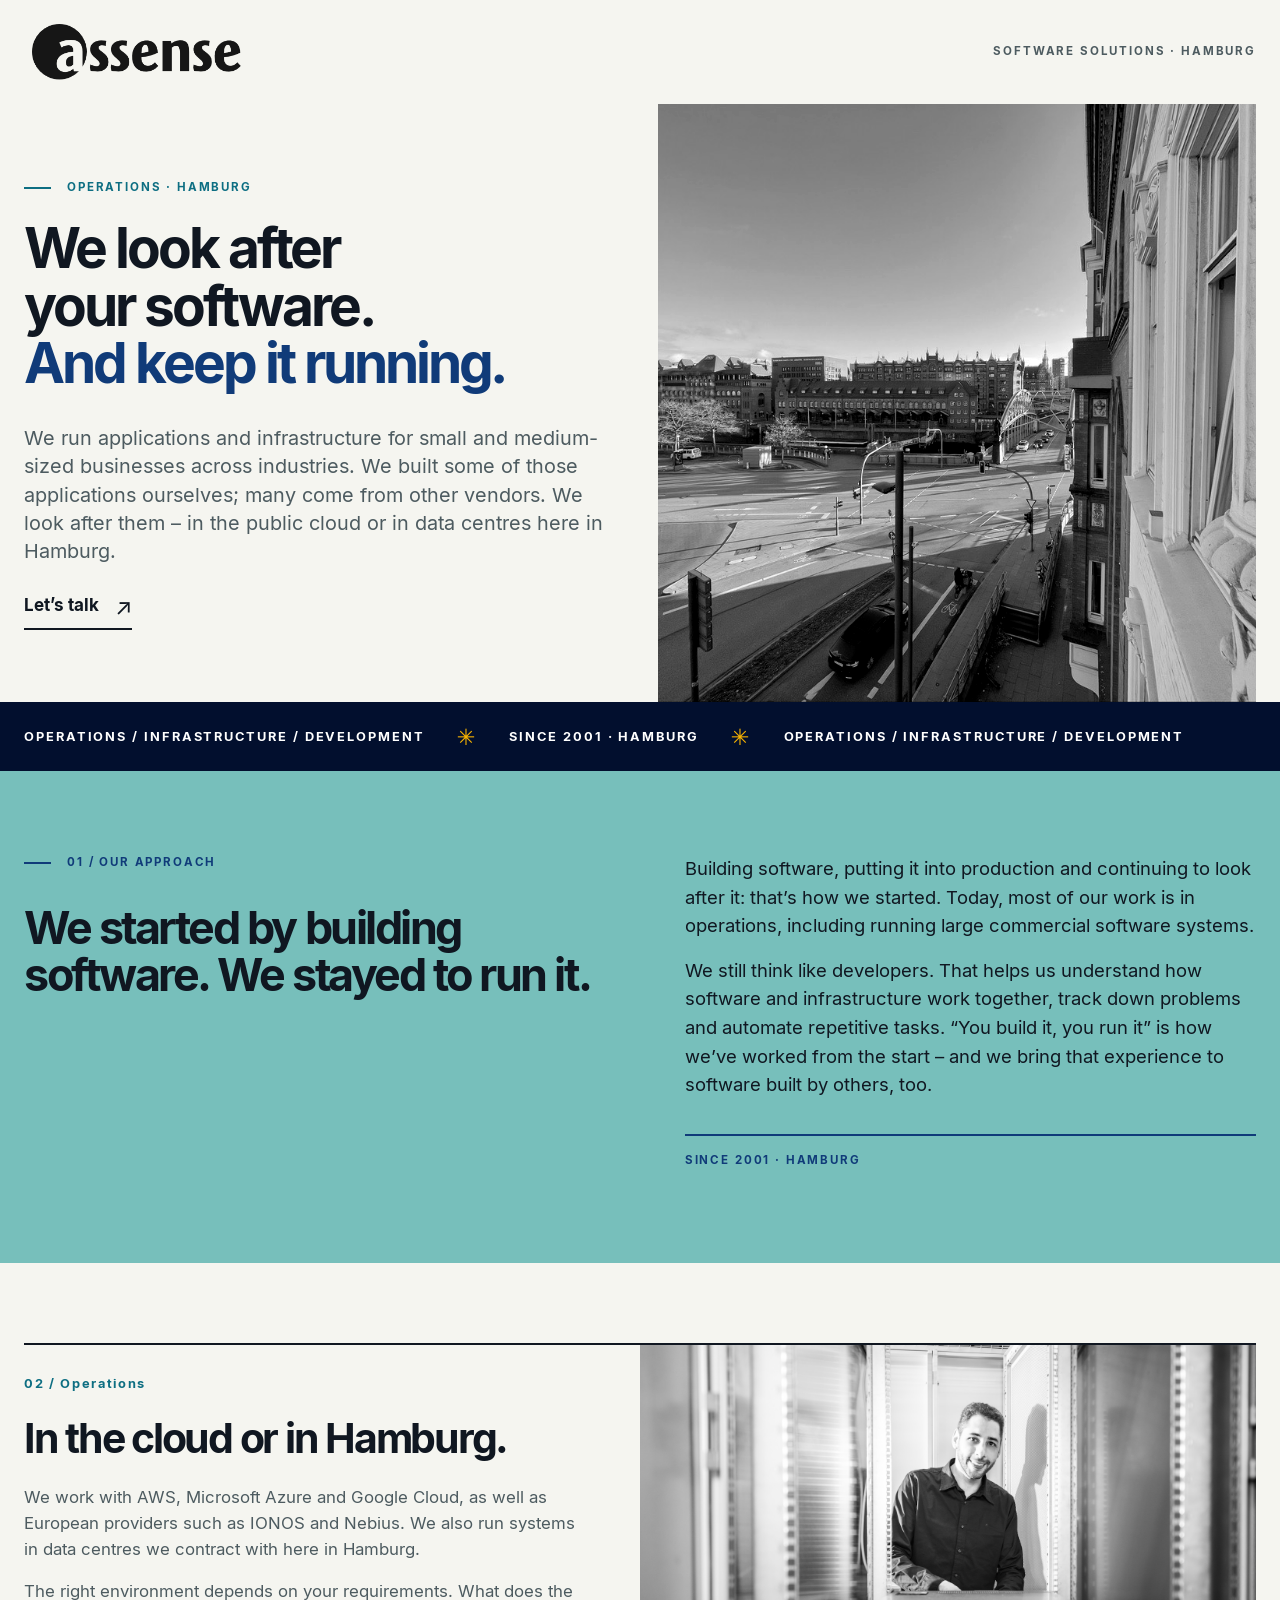
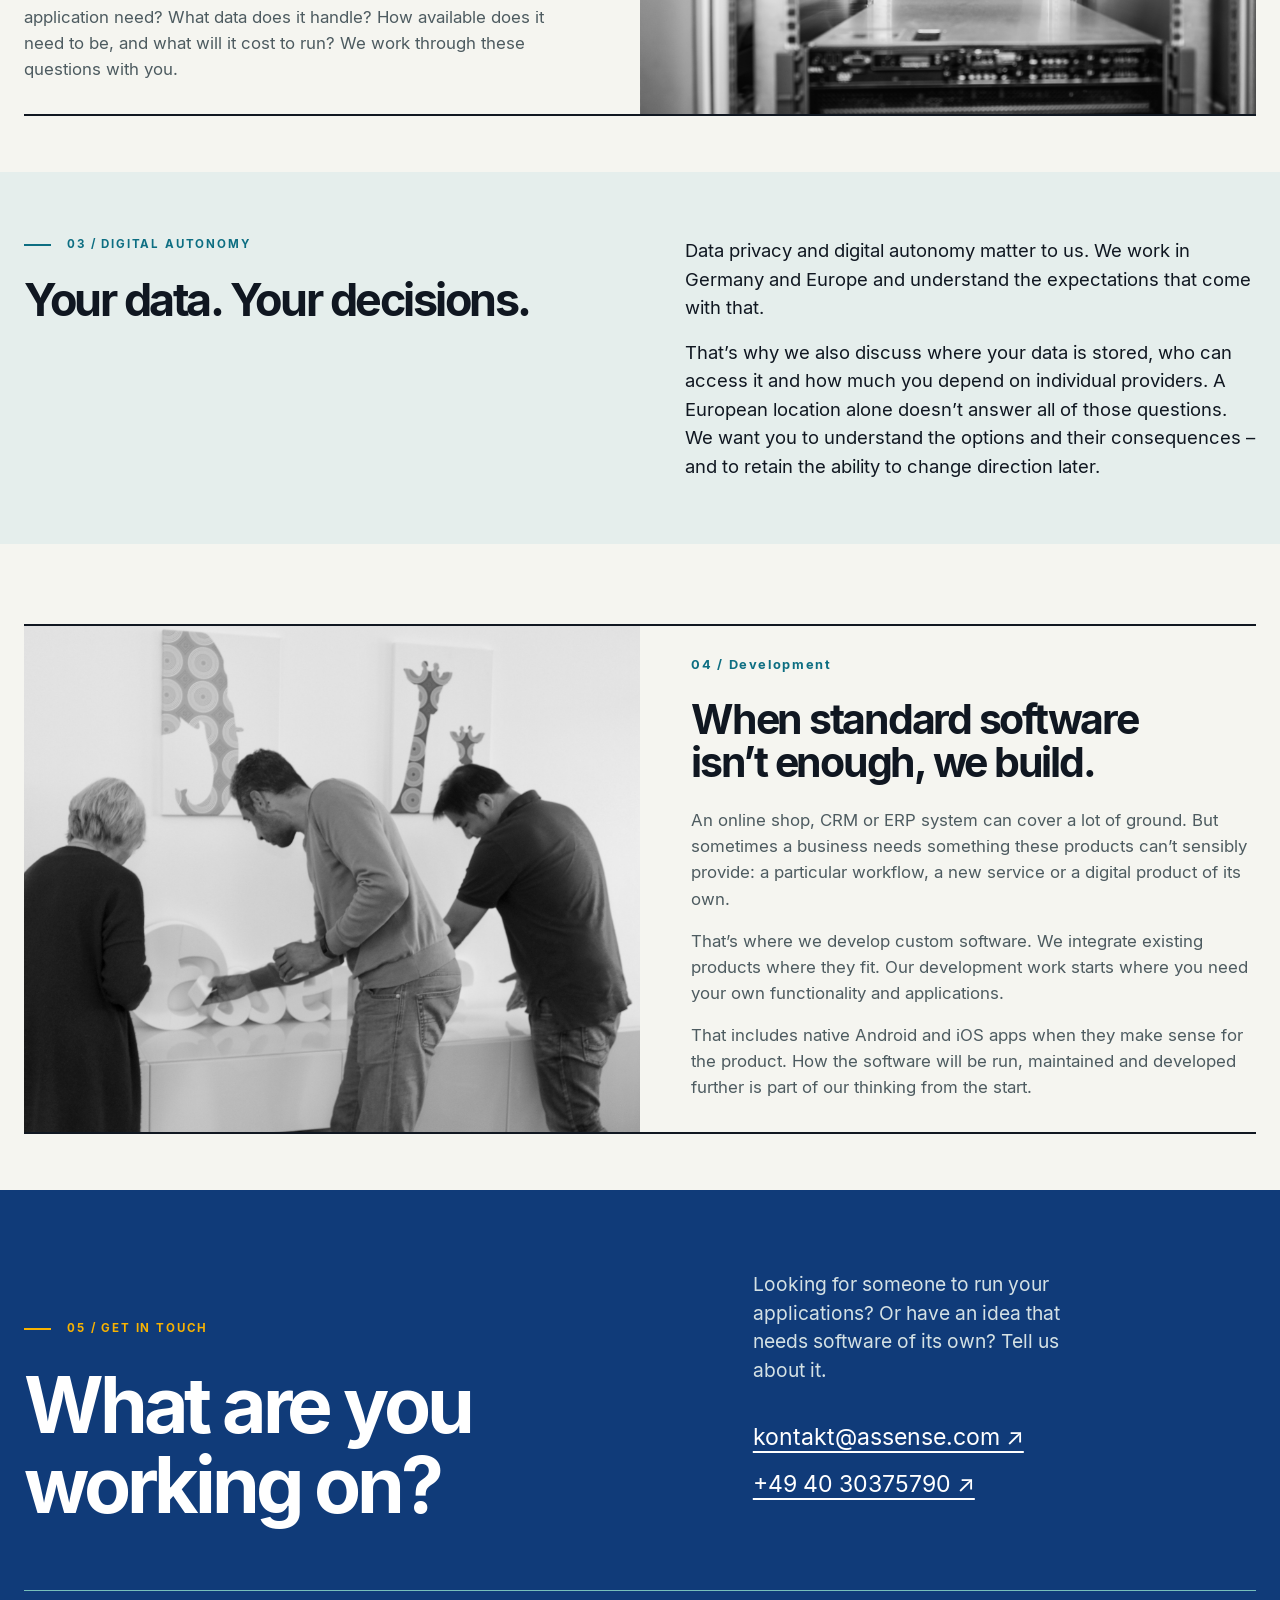
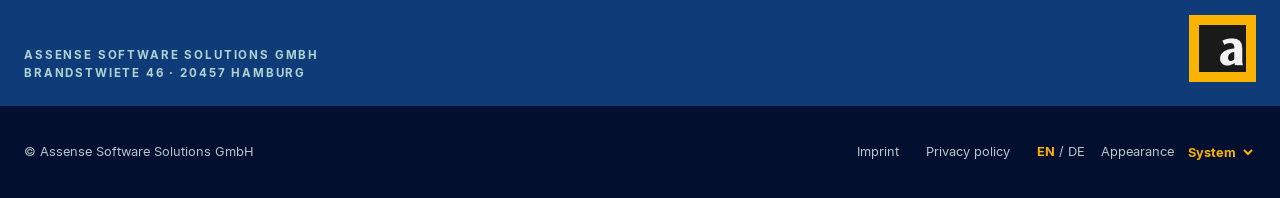
<file: public/index.html>
<!doctype html>
<html lang="en">
  <head>
    <meta charset="utf-8">
    <meta name="viewport" content="width=device-width,initial-scale=1">
    <title>Assense Software Solutions — Hamburg</title>
    <script src="assets/theme.js"></script>
    <link rel="stylesheet" href="assets/site.css">
    <meta name="description" content="Application and infrastructure operations for small and medium-sized businesses – in the public cloud and Hamburg data centres. Custom software and native apps.">
    <link rel="alternate" hreflang="en" href="https://assense.com/en/">
    <link rel="alternate" hreflang="de" href="https://assense.com/de/">
    <link rel="alternate" hreflang="x-default" href="https://assense.com/en/">
  </head>
  <body>
    <header class="mast">
      <div class="wrap mast-inner">
        <img src="assense_logo_dark.png" alt="Assense">
        <p class="mast-note">Software solutions · Hamburg</p>
      </div>
    </header>
    <main class="home">
      <section class="hero" aria-labelledby="hero-title">
        <div class="wrap hero-grid">
          <div class="hero-copy">
            <p class="kicker">Operations · Hamburg</p>
            <h1 id="hero-title">We look after your software.<br><em>And keep it running.</em></h1>
            <div class="hero-bottom">
              <p class="lede">We run applications and infrastructure for small and medium-sized businesses across industries. We built some of those applications ourselves; many come from other vendors. We look after them – in the public cloud or in data centres here in Hamburg.</p>
              <a class="arrow-link" href="#contact">Let’s talk</a>
            </div>
          </div>
          <div class="hero-art">
            <img src="images/window_view.png" alt="" fetchpriority="high">
          </div>
        </div>
      </section>
      <div class="ticker" aria-hidden="true">
        <div class="wrap ticker-inner">
          <span>OPERATIONS / INFRASTRUCTURE / DEVELOPMENT</span><b>✳</b>
          <span>Since 2001 · Hamburg</span><b>✳</b>
          <span>OPERATIONS / INFRASTRUCTURE / DEVELOPMENT</span>
        </div>
      </div>
      <section class="approach" aria-labelledby="approach-title">
        <div class="wrap approach-grid">
          <div>
            <p class="kicker">01 / Our approach</p>
            <h2 id="approach-title">We started by building software. We stayed to run it.</h2>
          </div>
          <div class="approach-copy">
              <p>Building software, putting it into production and continuing to look after it: that’s how we started. Today, most of our work is in operations, including running large commercial software systems.</p>
              <p>We still think like developers. That helps us understand how software and infrastructure work together, track down problems and automate repetitive tasks. “You build it, you run it” is how we’ve worked from the start – and we bring that experience to software built by others, too.</p>
            <div class="approach-rule"></div>
            <p class="micro">Since 2001 · Hamburg</p>
          </div>
        </div>
      </section>
      <section class="services" aria-labelledby="operations-title">
        <div class="wrap">
          <article class="service-row">
            <div class="service-copy">
              <p class="service-no">02 / Operations</p>
              <h2 id="operations-title">In the cloud or in Hamburg.</h2>
              <p>We work with AWS, Microsoft Azure and Google Cloud, as well as European providers such as IONOS and Nebius. We also run systems in data centres we contract with here in Hamburg.</p>
              <p>The right environment depends on your requirements. What does the application need? What data does it handle? How available does it need to be, and what will it cost to run? We work through these questions with you.</p>
            </div>
            <div class="service-visual">
              <img src="images/operations_1.jpeg" alt="" loading="lazy">
            </div>
          </article>
        </div>
      </section>
      <section class="autonomy" aria-labelledby="autonomy-title">
        <div class="wrap approach-grid">
          <div>
            <p class="kicker">03 / Digital autonomy</p>
            <h2 id="autonomy-title">Your data. Your decisions.</h2>
          </div>
          <div class="autonomy-copy">
              <p>Data privacy and digital autonomy matter to us. We work in Germany and Europe and understand the expectations that come with that.</p>
              <p>That’s why we also discuss where your data is stored, who can access it and how much you depend on individual providers. A European location alone doesn’t answer all of those questions. We want you to understand the options and their consequences – and to retain the ability to change direction later.</p>
          </div>
        </div>
      </section>
      <section class="services" aria-labelledby="development-title">
        <div class="wrap">
          <article class="service-row reverse">
            <div class="service-visual">
              <img src="images/assembly.png" alt="" loading="lazy">
            </div>
            <div class="service-copy">
              <p class="service-no">04 / Development</p>
              <h2 id="development-title">When standard software isn’t enough, we build.</h2>
              <p>An online shop, CRM or ERP system can cover a lot of ground. But sometimes a business needs something these products can’t sensibly provide: a particular workflow, a new service or a digital product of its own.</p>
              <p>That’s where we develop custom software. We integrate existing products where they fit. Our development work starts where you need your own functionality and applications.</p>
              <p>That includes native Android and iOS apps when they make sense for the product. How the software will be run, maintained and developed further is part of our thinking from the start.</p>
            </div>
          </article>
        </div>
      </section>
      <section class="contact" id="contact" aria-labelledby="contact-title">
        <div class="wrap">
          <div class="contact-grid">
            <div>
              <p class="kicker">05 / Get in touch</p>
              <h2 id="contact-title">What are you working on?</h2>
            </div>
            <div class="contact-content">
              <p>Looking for someone to run your applications? Or have an idea that needs software of its own? Tell us about it.</p>
              <a href="mailto:kontakt@assense.com">kontakt@assense.com ↗</a>
              <a href="tel:+494030375790">+49 40 30375790 ↗</a>
            </div>
          </div>
          <div class="contact-bottom">
            <p class="micro">Assense Software Solutions GmbH<br>Brandstwiete 46 · 20457 Hamburg</p>
            <img src="assense_logo_a_grau_eckig.png" alt="" aria-hidden="true">
          </div>
        </div>
      </section>
    </main>
    <footer class="footer">
      <div class="wrap footer-inner">
        <span>© Assense Software Solutions GmbH</span>
        <div class="footer-links">
          <a href="en/imprint/">Imprint</a>
          <a href="en/privacy/">Privacy policy</a>
          <div class="footer-preferences">
            <span class="lang"><a href="en/" aria-current="page" lang="en">EN</a> / <a href="de/" lang="de">DE</a></span>
            <label class="theme-picker" hidden>
              Appearance
              <select name="theme">
                <option value="system">System</option>
                <option value="light">Light</option>
                <option value="dark">Dark</option>
              </select>
            </label>
          </div>
        </div>
      </div>
    </footer>
  </body>
</html>
</file>
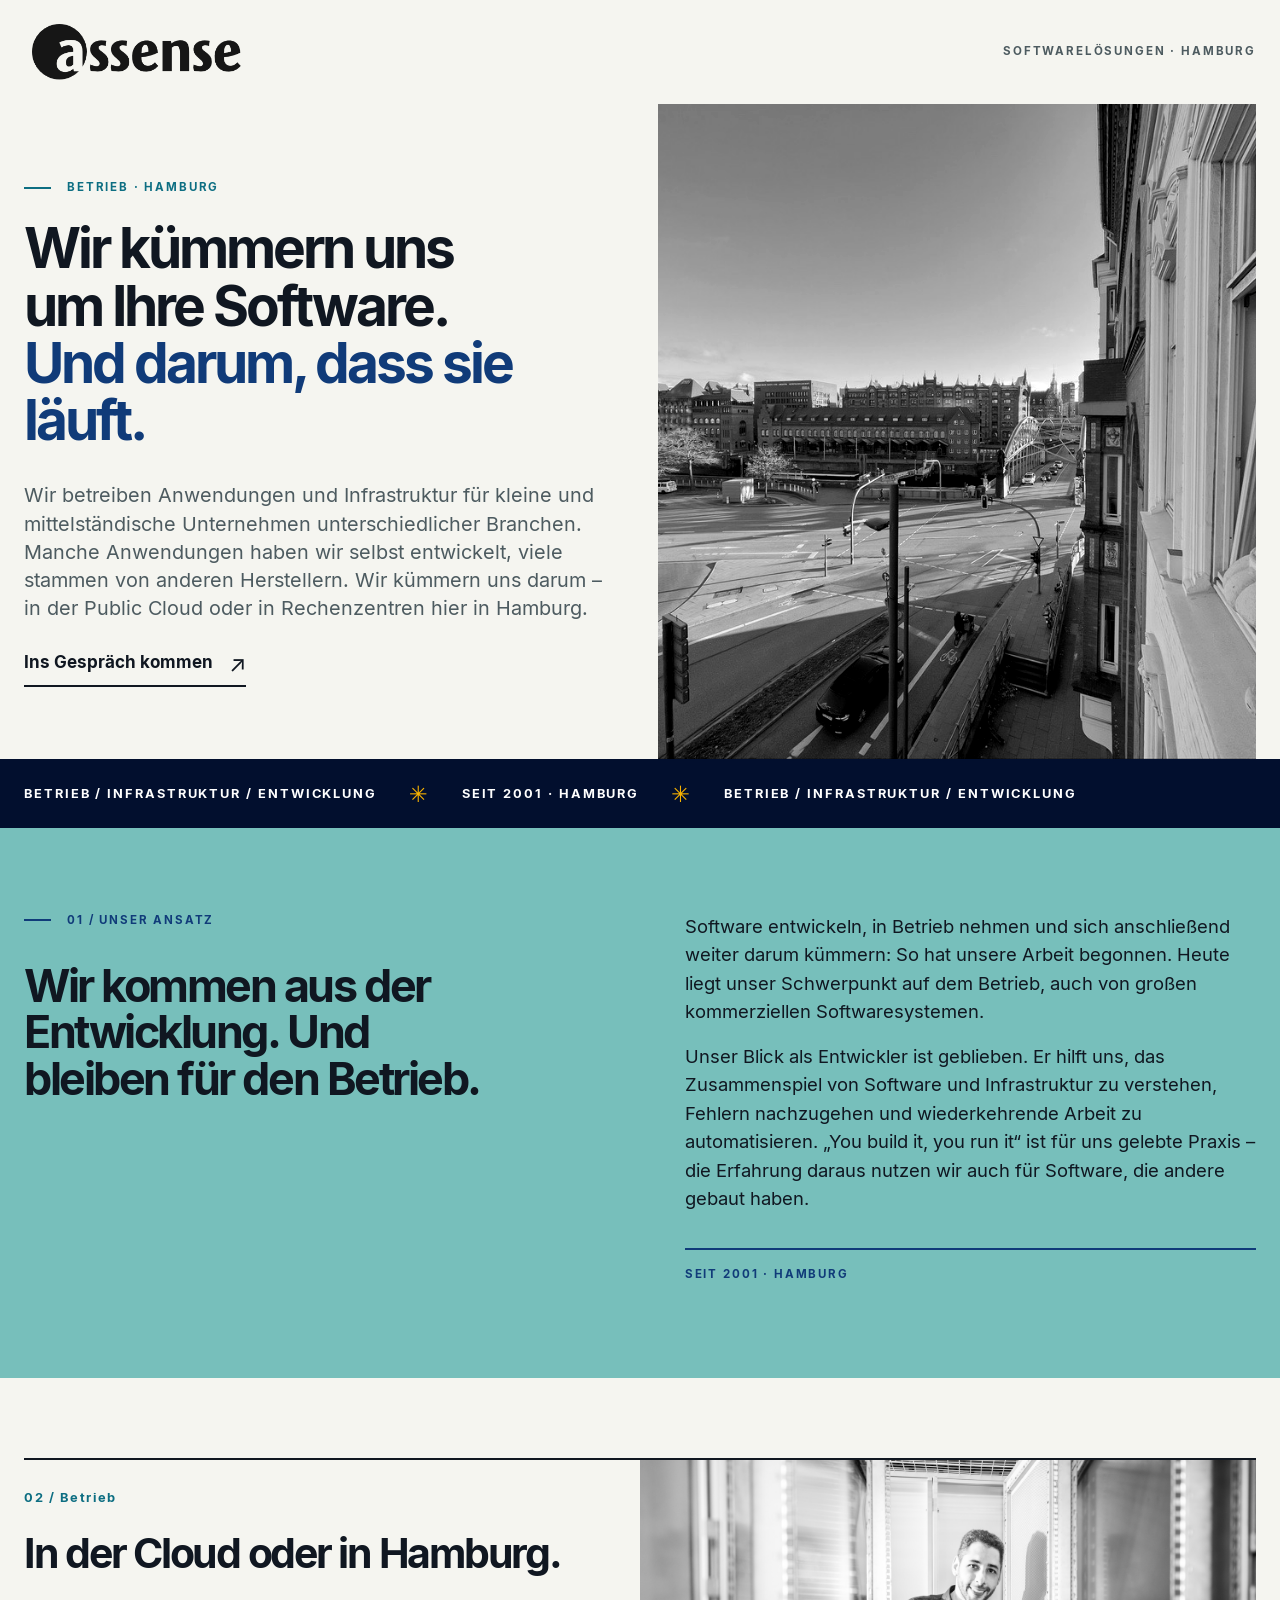
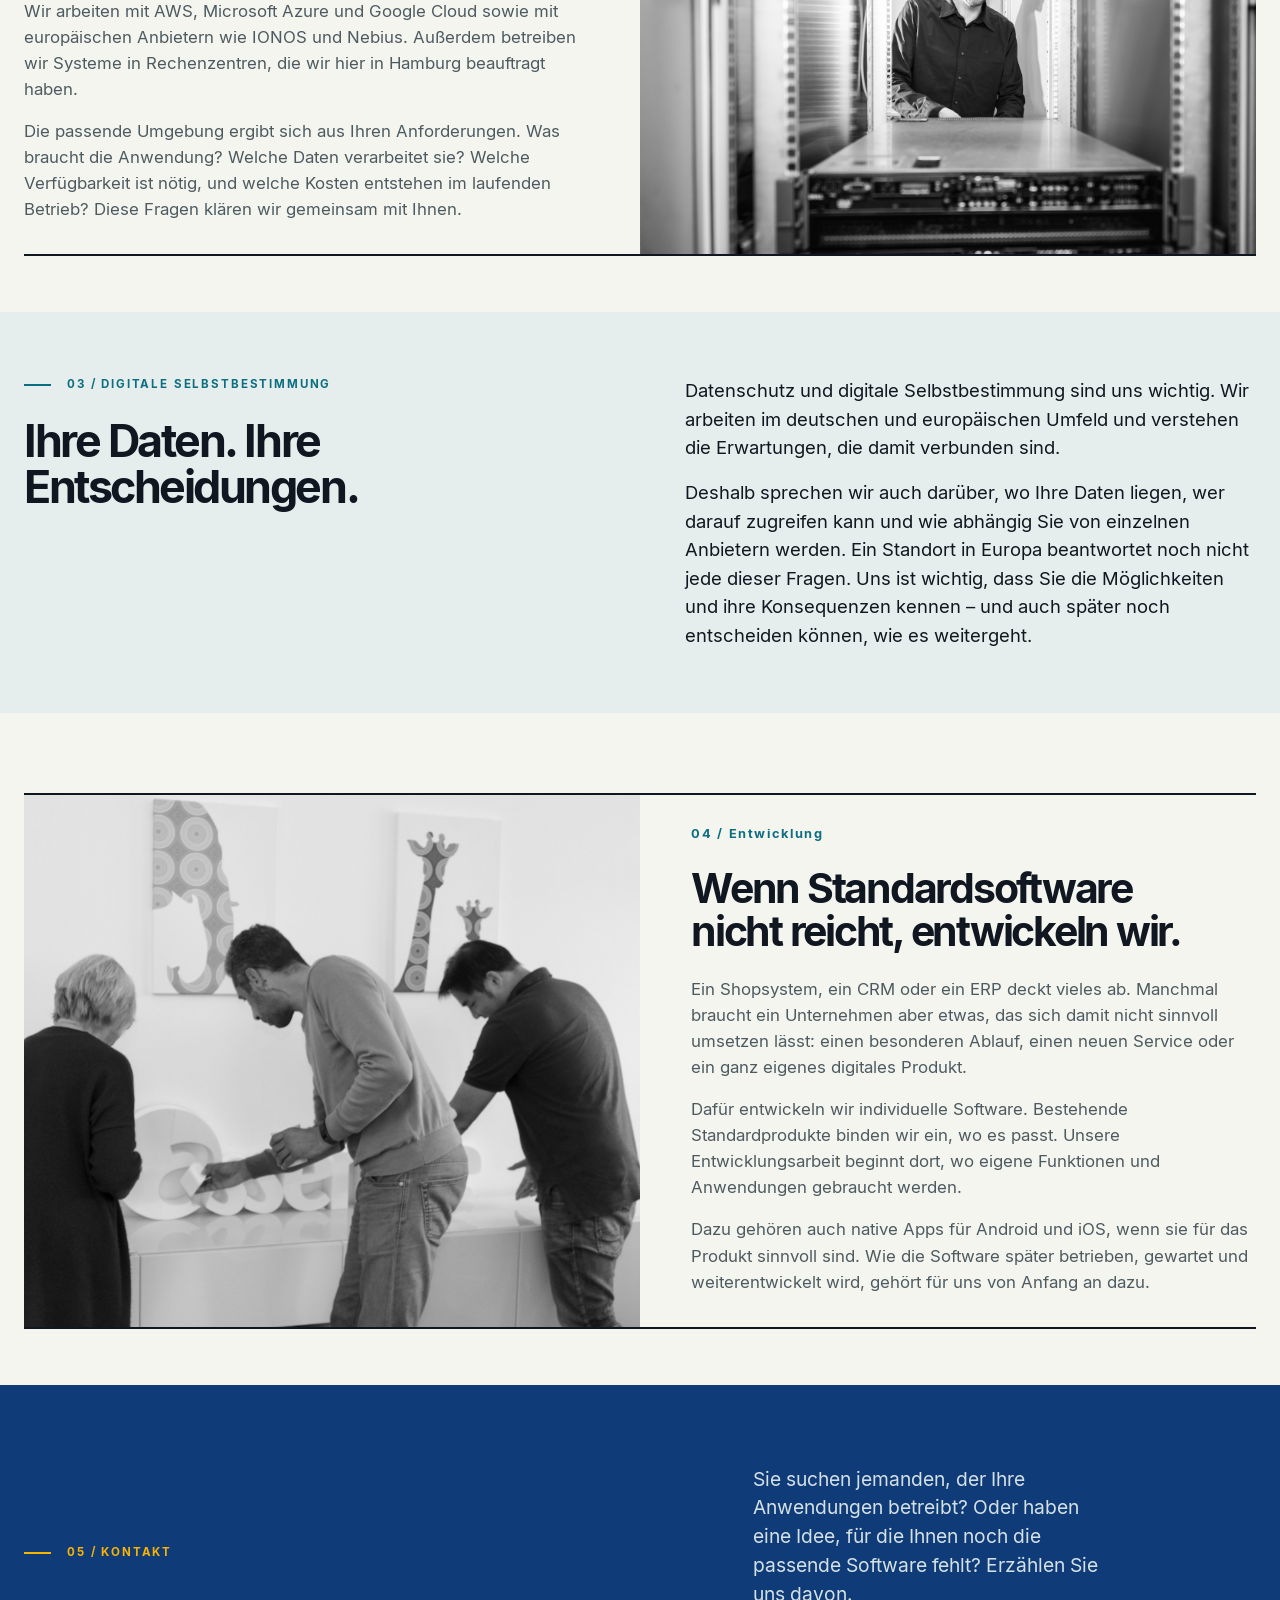
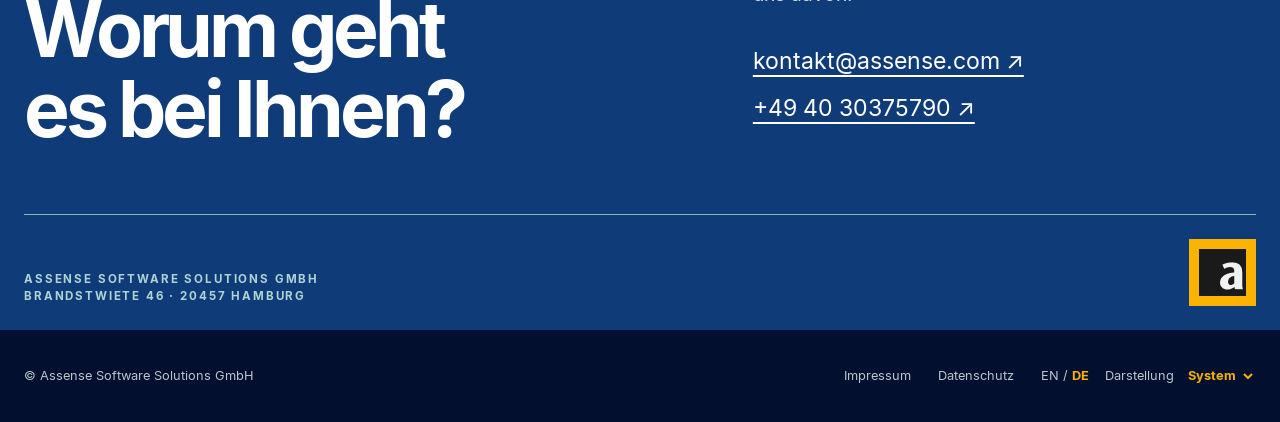
<file: public/de/index.html>
<!doctype html>
<html lang="de">
  <head>
    <meta charset="utf-8">
    <meta name="viewport" content="width=device-width,initial-scale=1">
    <title>Assense Software Solutions — Hamburg</title>
    <script src="../assets/theme.js"></script>
    <link rel="stylesheet" href="../assets/site.css">
    <meta name="description" content="Betrieb von Anwendungen und Infrastruktur für kleine und mittelständische Unternehmen – in der Public Cloud und in Hamburg. Individuelle Software und native Apps.">
    <link rel="alternate" hreflang="en" href="https://assense.com/en/">
    <link rel="alternate" hreflang="de" href="https://assense.com/de/">
    <link rel="alternate" hreflang="x-default" href="https://assense.com/en/">
  </head>
  <body>
    <header class="mast">
      <div class="wrap mast-inner">
        <img src="../assense_logo_dark.png" alt="Assense">
        <p class="mast-note">Softwarelösungen · Hamburg</p>
      </div>
    </header>
    <main class="home">
      <section class="hero" aria-labelledby="hero-title">
        <div class="wrap hero-grid">
          <div class="hero-copy">
            <p class="kicker">Betrieb · Hamburg</p>
            <h1 id="hero-title">Wir kümmern uns um Ihre Software.<br><em>Und darum, dass sie läuft.</em></h1>
            <div class="hero-bottom">
              <p class="lede">Wir betreiben Anwendungen und Infrastruktur für kleine und mittelständische Unternehmen unterschiedlicher Branchen. Manche Anwendungen haben wir selbst entwickelt, viele stammen von anderen Herstellern. Wir kümmern uns darum – in der Public Cloud oder in Rechenzentren hier in Hamburg.</p>
              <a class="arrow-link" href="#contact">Ins Gespräch kommen</a>
            </div>
          </div>
          <div class="hero-art">
            <img src="../images/window_view.png" alt="" fetchpriority="high">
          </div>
        </div>
      </section>
      <div class="ticker" aria-hidden="true">
        <div class="wrap ticker-inner">
          <span>BETRIEB / INFRASTRUKTUR / ENTWICKLUNG</span><b>✳</b>
          <span>Seit 2001 · Hamburg</span><b>✳</b>
          <span>BETRIEB / INFRASTRUKTUR / ENTWICKLUNG</span>
        </div>
      </div>
      <section class="approach" aria-labelledby="approach-title">
        <div class="wrap approach-grid">
          <div>
            <p class="kicker">01 / Unser Ansatz</p>
            <h2 id="approach-title">Wir kommen aus der Entwicklung. Und bleiben für den Betrieb.</h2>
          </div>
          <div class="approach-copy">
              <p>Software entwickeln, in Betrieb nehmen und sich anschließend weiter darum kümmern: So hat unsere Arbeit begonnen. Heute liegt unser Schwerpunkt auf dem Betrieb, auch von großen kommerziellen Softwaresystemen.</p>
              <p>Unser Blick als Entwickler ist geblieben. Er hilft uns, das Zusammenspiel von Software und Infrastruktur zu verstehen, Fehlern nachzugehen und wiederkehrende Arbeit zu automatisieren. „You build it, you run it“ ist für uns gelebte Praxis – die Erfahrung daraus nutzen wir auch für Software, die andere gebaut haben.</p>
            <div class="approach-rule"></div>
            <p class="micro">Seit 2001 · Hamburg</p>
          </div>
        </div>
      </section>
      <section class="services" aria-labelledby="operations-title">
        <div class="wrap">
          <article class="service-row">
            <div class="service-copy">
              <p class="service-no">02 / Betrieb</p>
              <h2 id="operations-title">In der Cloud oder in Hamburg.</h2>
              <p>Wir arbeiten mit AWS, Microsoft Azure und Google Cloud sowie mit europäischen Anbietern wie IONOS und Nebius. Außerdem betreiben wir Systeme in Rechenzentren, die wir hier in Hamburg beauftragt haben.</p>
              <p>Die passende Umgebung ergibt sich aus Ihren Anforderungen. Was braucht die Anwendung? Welche Daten verarbeitet sie? Welche Verfügbarkeit ist nötig, und welche Kosten entstehen im laufenden Betrieb? Diese Fragen klären wir gemeinsam mit Ihnen.</p>
            </div>
            <div class="service-visual">
              <img src="../images/operations_1.jpeg" alt="" loading="lazy">
            </div>
          </article>
        </div>
      </section>
      <section class="autonomy" aria-labelledby="autonomy-title">
        <div class="wrap approach-grid">
          <div>
            <p class="kicker">03 / Digitale Selbstbestimmung</p>
            <h2 id="autonomy-title">Ihre Daten. Ihre Entscheidungen.</h2>
          </div>
          <div class="autonomy-copy">
              <p>Datenschutz und digitale Selbstbestimmung sind uns wichtig. Wir arbeiten im deutschen und europäischen Umfeld und verstehen die Erwartungen, die damit verbunden sind.</p>
              <p>Deshalb sprechen wir auch darüber, wo Ihre Daten liegen, wer darauf zugreifen kann und wie abhängig Sie von einzelnen Anbietern werden. Ein Standort in Europa beantwortet noch nicht jede dieser Fragen. Uns ist wichtig, dass Sie die Möglichkeiten und ihre Konsequenzen kennen – und auch später noch entscheiden können, wie es weitergeht.</p>
          </div>
        </div>
      </section>
      <section class="services" aria-labelledby="development-title">
        <div class="wrap">
          <article class="service-row reverse">
            <div class="service-visual">
              <img src="../images/assembly.png" alt="" loading="lazy">
            </div>
            <div class="service-copy">
              <p class="service-no">04 / Entwicklung</p>
              <h2 id="development-title">Wenn Standardsoftware nicht reicht, entwickeln wir.</h2>
              <p>Ein Shopsystem, ein CRM oder ein ERP deckt vieles ab. Manchmal braucht ein Unternehmen aber etwas, das sich damit nicht sinnvoll umsetzen lässt: einen besonderen Ablauf, einen neuen Service oder ein ganz eigenes digitales Produkt.</p>
              <p>Dafür entwickeln wir individuelle Software. Bestehende Standardprodukte binden wir ein, wo es passt. Unsere Entwicklungsarbeit beginnt dort, wo eigene Funktionen und Anwendungen gebraucht werden.</p>
              <p>Dazu gehören auch native Apps für Android und iOS, wenn sie für das Produkt sinnvoll sind. Wie die Software später betrieben, gewartet und weiterentwickelt wird, gehört für uns von Anfang an dazu.</p>
            </div>
          </article>
        </div>
      </section>
      <section class="contact" id="contact" aria-labelledby="contact-title">
        <div class="wrap">
          <div class="contact-grid">
            <div>
              <p class="kicker">05 / Kontakt</p>
              <h2 id="contact-title">Worum geht es bei Ihnen?</h2>
            </div>
            <div class="contact-content">
              <p>Sie suchen jemanden, der Ihre Anwendungen betreibt? Oder haben eine Idee, für die Ihnen noch die passende Software fehlt? Erzählen Sie uns davon.</p>
              <a href="mailto:kontakt@assense.com">kontakt@assense.com ↗</a>
              <a href="tel:+494030375790">+49 40 30375790 ↗</a>
            </div>
          </div>
          <div class="contact-bottom">
            <p class="micro">Assense Software Solutions GmbH<br>Brandstwiete 46 · 20457 Hamburg</p>
            <img src="../assense_logo_a_grau_eckig.png" alt="" aria-hidden="true">
          </div>
        </div>
      </section>
    </main>
    <footer class="footer">
      <div class="wrap footer-inner">
        <span>© Assense Software Solutions GmbH</span>
        <div class="footer-links">
          <a href="imprint/">Impressum</a>
          <a href="privacy/">Datenschutz</a>
          <div class="footer-preferences">
            <span class="lang"><a href="../en/" lang="en">EN</a> / <a href="../de/" aria-current="page" lang="de">DE</a></span>
            <label class="theme-picker" hidden>
              Darstellung
              <select name="theme">
                <option value="system">System</option>
                <option value="light">Hell</option>
                <option value="dark">Dunkel</option>
              </select>
            </label>
          </div>
        </div>
      </div>
    </footer>
  </body>
</html>
</file>
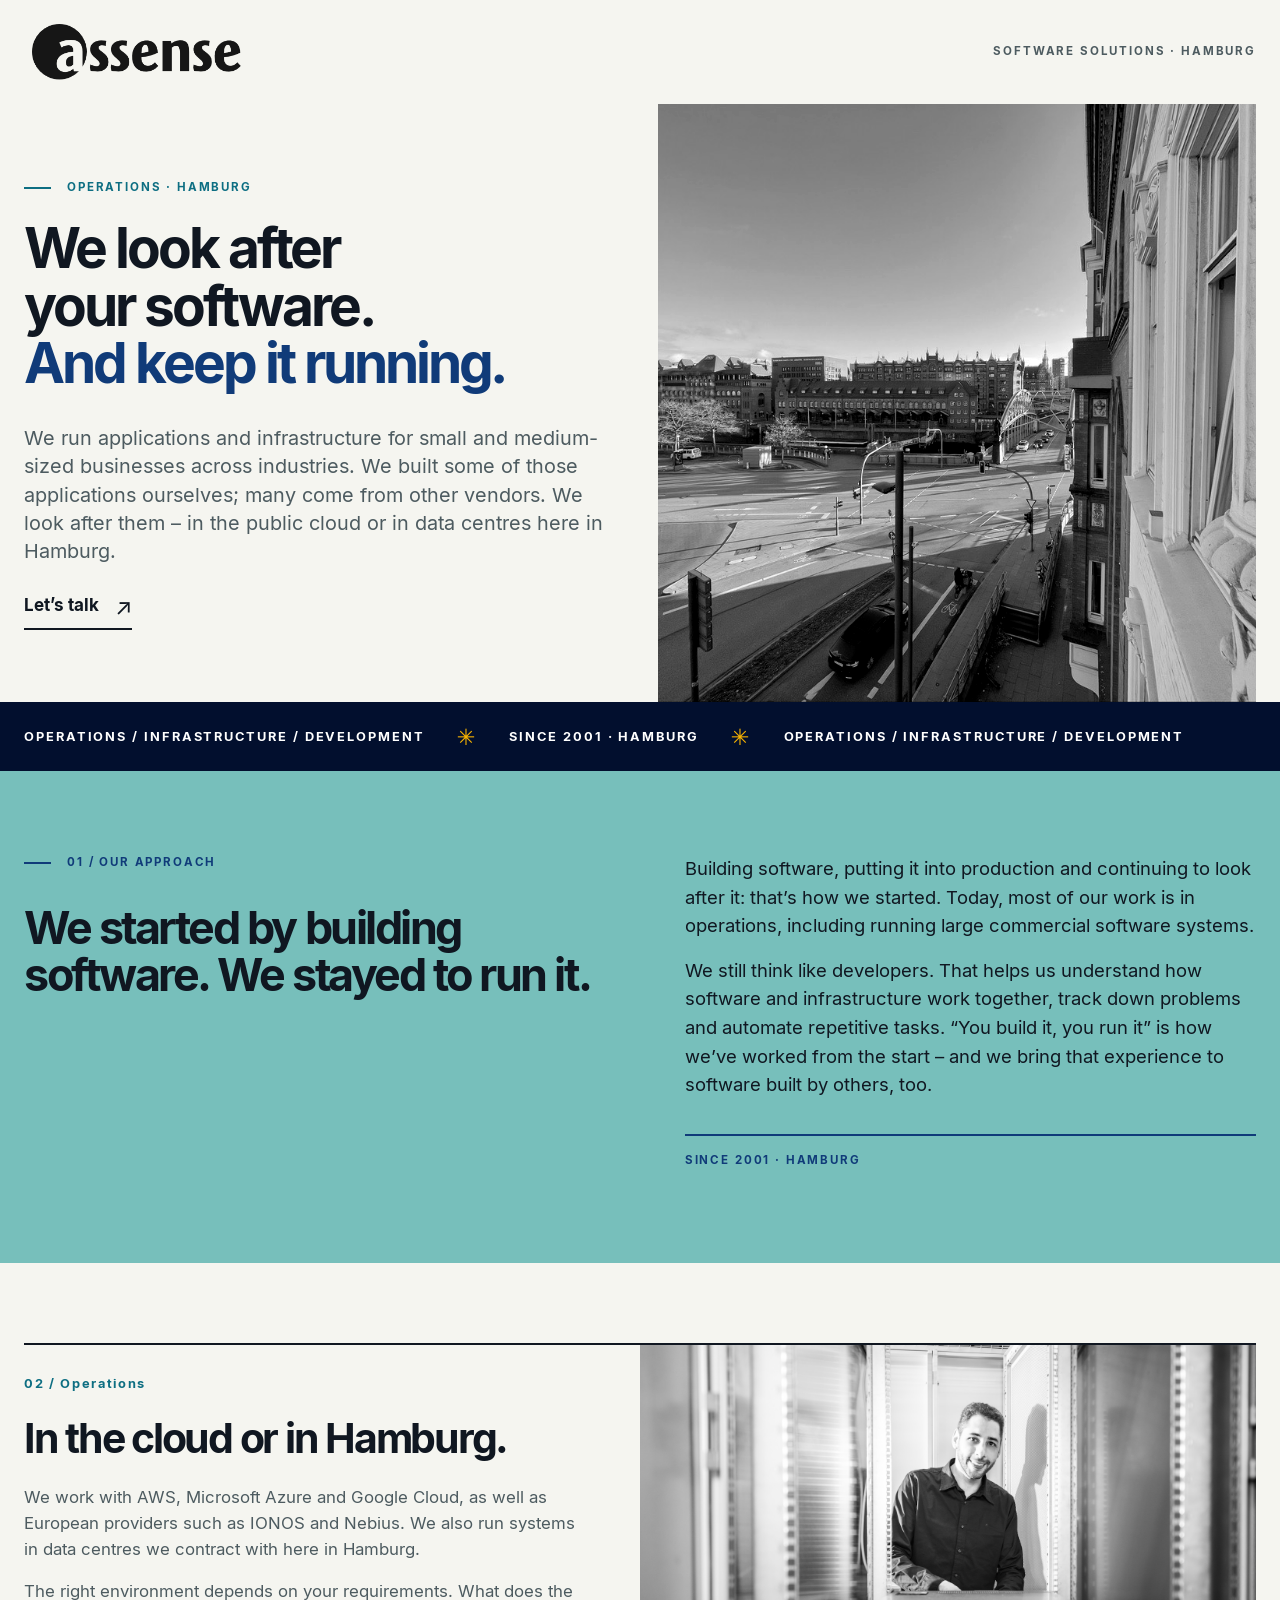
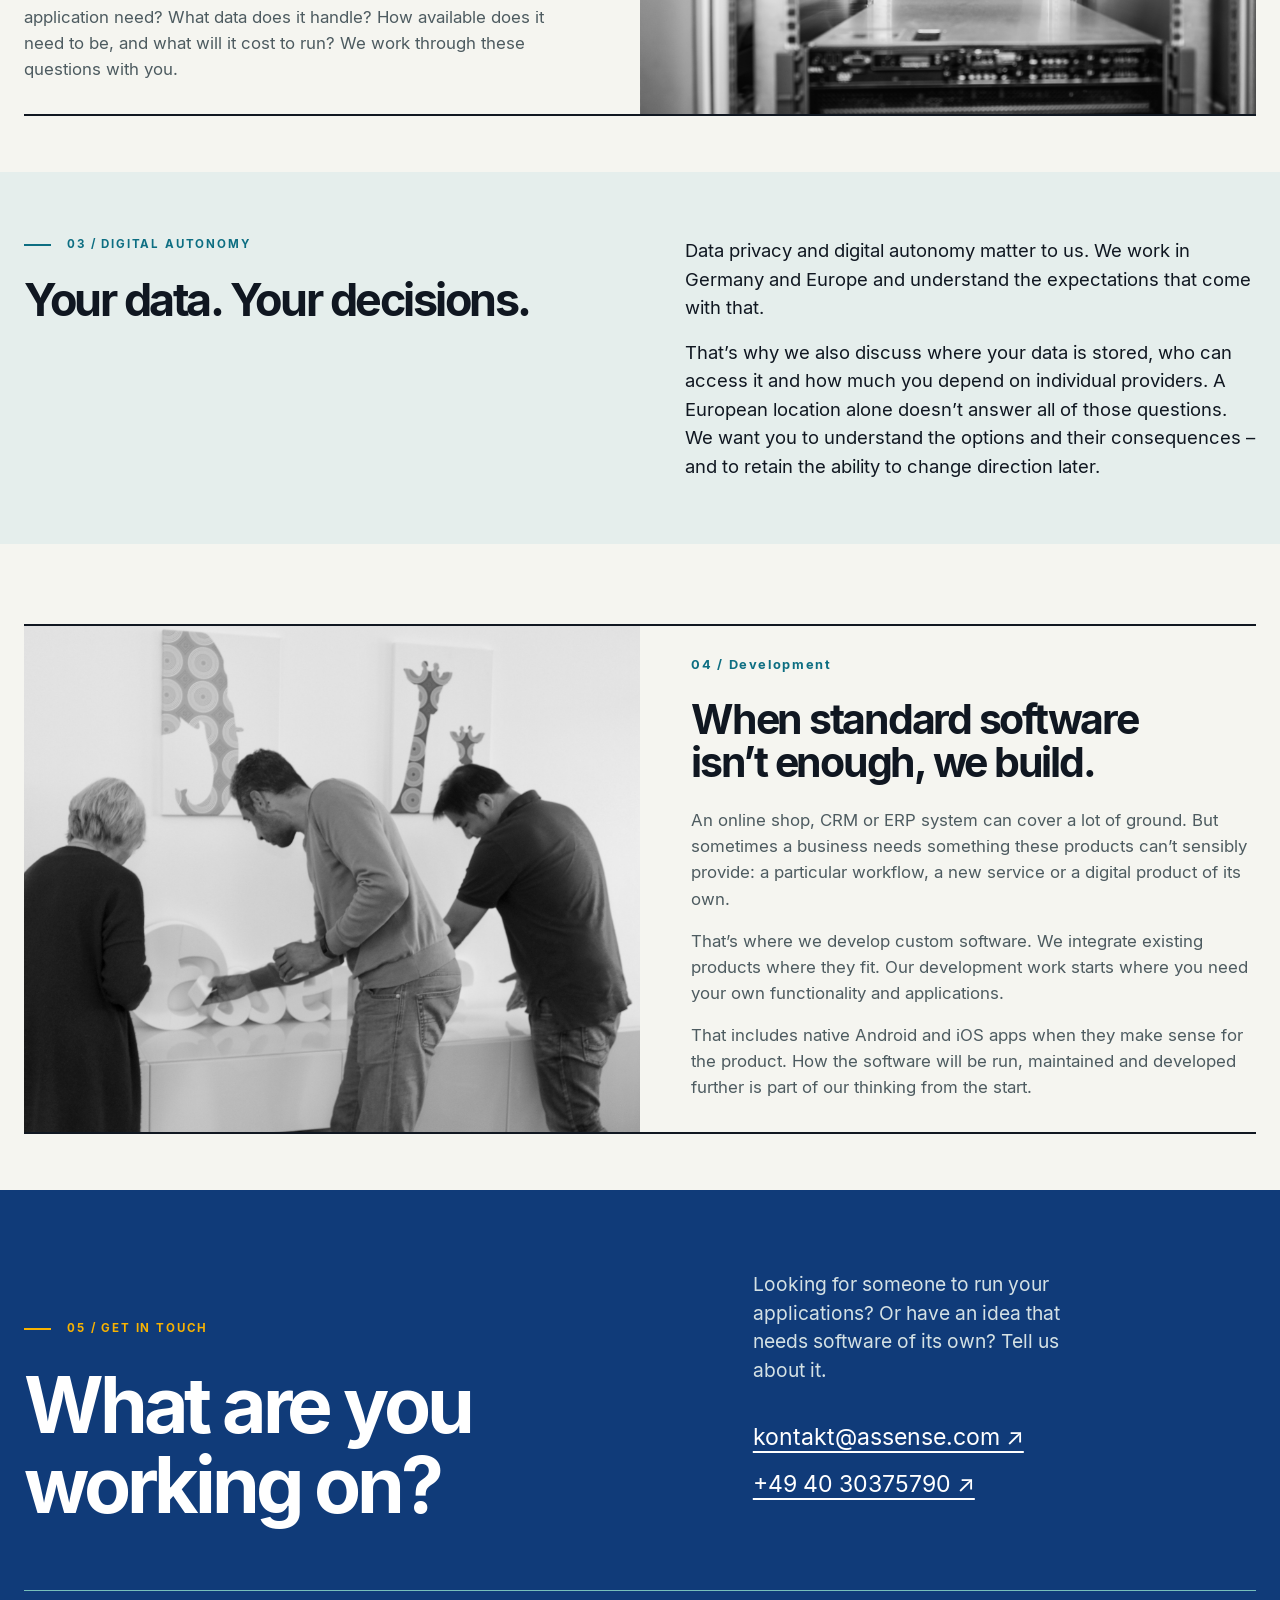
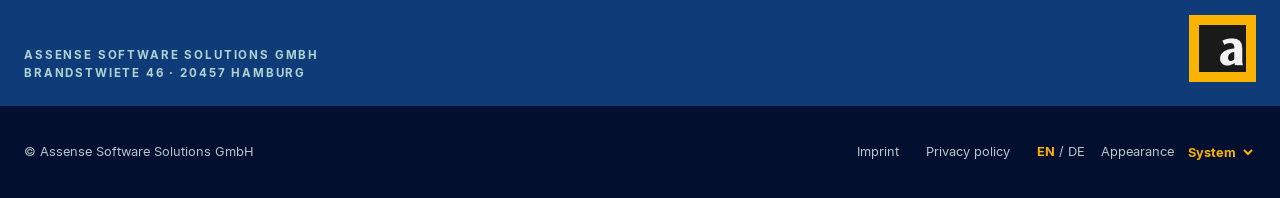
<file: public/en/index.html>
<!doctype html>
<html lang="en">
  <head>
    <meta charset="utf-8">
    <meta name="viewport" content="width=device-width,initial-scale=1">
    <title>Assense Software Solutions — Hamburg</title>
    <script src="../assets/theme.js"></script>
    <link rel="stylesheet" href="../assets/site.css">
    <meta name="description" content="Application and infrastructure operations for small and medium-sized businesses – in the public cloud and Hamburg data centres. Custom software and native apps.">
    <link rel="alternate" hreflang="en" href="https://assense.com/en/">
    <link rel="alternate" hreflang="de" href="https://assense.com/de/">
    <link rel="alternate" hreflang="x-default" href="https://assense.com/en/">
  </head>
  <body>
    <header class="mast">
      <div class="wrap mast-inner">
        <img src="../assense_logo_dark.png" alt="Assense">
        <p class="mast-note">Software solutions · Hamburg</p>
      </div>
    </header>
    <main class="home">
      <section class="hero" aria-labelledby="hero-title">
        <div class="wrap hero-grid">
          <div class="hero-copy">
            <p class="kicker">Operations · Hamburg</p>
            <h1 id="hero-title">We look after your software.<br><em>And keep it running.</em></h1>
            <div class="hero-bottom">
              <p class="lede">We run applications and infrastructure for small and medium-sized businesses across industries. We built some of those applications ourselves; many come from other vendors. We look after them – in the public cloud or in data centres here in Hamburg.</p>
              <a class="arrow-link" href="#contact">Let’s talk</a>
            </div>
          </div>
          <div class="hero-art">
            <img src="../images/window_view.png" alt="" fetchpriority="high">
          </div>
        </div>
      </section>
      <div class="ticker" aria-hidden="true">
        <div class="wrap ticker-inner">
          <span>OPERATIONS / INFRASTRUCTURE / DEVELOPMENT</span><b>✳</b>
          <span>Since 2001 · Hamburg</span><b>✳</b>
          <span>OPERATIONS / INFRASTRUCTURE / DEVELOPMENT</span>
        </div>
      </div>
      <section class="approach" aria-labelledby="approach-title">
        <div class="wrap approach-grid">
          <div>
            <p class="kicker">01 / Our approach</p>
            <h2 id="approach-title">We started by building software. We stayed to run it.</h2>
          </div>
          <div class="approach-copy">
              <p>Building software, putting it into production and continuing to look after it: that’s how we started. Today, most of our work is in operations, including running large commercial software systems.</p>
              <p>We still think like developers. That helps us understand how software and infrastructure work together, track down problems and automate repetitive tasks. “You build it, you run it” is how we’ve worked from the start – and we bring that experience to software built by others, too.</p>
            <div class="approach-rule"></div>
            <p class="micro">Since 2001 · Hamburg</p>
          </div>
        </div>
      </section>
      <section class="services" aria-labelledby="operations-title">
        <div class="wrap">
          <article class="service-row">
            <div class="service-copy">
              <p class="service-no">02 / Operations</p>
              <h2 id="operations-title">In the cloud or in Hamburg.</h2>
              <p>We work with AWS, Microsoft Azure and Google Cloud, as well as European providers such as IONOS and Nebius. We also run systems in data centres we contract with here in Hamburg.</p>
              <p>The right environment depends on your requirements. What does the application need? What data does it handle? How available does it need to be, and what will it cost to run? We work through these questions with you.</p>
            </div>
            <div class="service-visual">
              <img src="../images/operations_1.jpeg" alt="" loading="lazy">
            </div>
          </article>
        </div>
      </section>
      <section class="autonomy" aria-labelledby="autonomy-title">
        <div class="wrap approach-grid">
          <div>
            <p class="kicker">03 / Digital autonomy</p>
            <h2 id="autonomy-title">Your data. Your decisions.</h2>
          </div>
          <div class="autonomy-copy">
              <p>Data privacy and digital autonomy matter to us. We work in Germany and Europe and understand the expectations that come with that.</p>
              <p>That’s why we also discuss where your data is stored, who can access it and how much you depend on individual providers. A European location alone doesn’t answer all of those questions. We want you to understand the options and their consequences – and to retain the ability to change direction later.</p>
          </div>
        </div>
      </section>
      <section class="services" aria-labelledby="development-title">
        <div class="wrap">
          <article class="service-row reverse">
            <div class="service-visual">
              <img src="../images/assembly.png" alt="" loading="lazy">
            </div>
            <div class="service-copy">
              <p class="service-no">04 / Development</p>
              <h2 id="development-title">When standard software isn’t enough, we build.</h2>
              <p>An online shop, CRM or ERP system can cover a lot of ground. But sometimes a business needs something these products can’t sensibly provide: a particular workflow, a new service or a digital product of its own.</p>
              <p>That’s where we develop custom software. We integrate existing products where they fit. Our development work starts where you need your own functionality and applications.</p>
              <p>That includes native Android and iOS apps when they make sense for the product. How the software will be run, maintained and developed further is part of our thinking from the start.</p>
            </div>
          </article>
        </div>
      </section>
      <section class="contact" id="contact" aria-labelledby="contact-title">
        <div class="wrap">
          <div class="contact-grid">
            <div>
              <p class="kicker">05 / Get in touch</p>
              <h2 id="contact-title">What are you working on?</h2>
            </div>
            <div class="contact-content">
              <p>Looking for someone to run your applications? Or have an idea that needs software of its own? Tell us about it.</p>
              <a href="mailto:kontakt@assense.com">kontakt@assense.com ↗</a>
              <a href="tel:+494030375790">+49 40 30375790 ↗</a>
            </div>
          </div>
          <div class="contact-bottom">
            <p class="micro">Assense Software Solutions GmbH<br>Brandstwiete 46 · 20457 Hamburg</p>
            <img src="../assense_logo_a_grau_eckig.png" alt="" aria-hidden="true">
          </div>
        </div>
      </section>
    </main>
    <footer class="footer">
      <div class="wrap footer-inner">
        <span>© Assense Software Solutions GmbH</span>
        <div class="footer-links">
          <a href="imprint/">Imprint</a>
          <a href="privacy/">Privacy policy</a>
          <div class="footer-preferences">
            <span class="lang"><a href="../en/" aria-current="page" lang="en">EN</a> / <a href="../de/" lang="de">DE</a></span>
            <label class="theme-picker" hidden>
              Appearance
              <select name="theme">
                <option value="system">System</option>
                <option value="light">Light</option>
                <option value="dark">Dark</option>
              </select>
            </label>
          </div>
        </div>
      </div>
    </footer>
  </body>
</html>
</file>
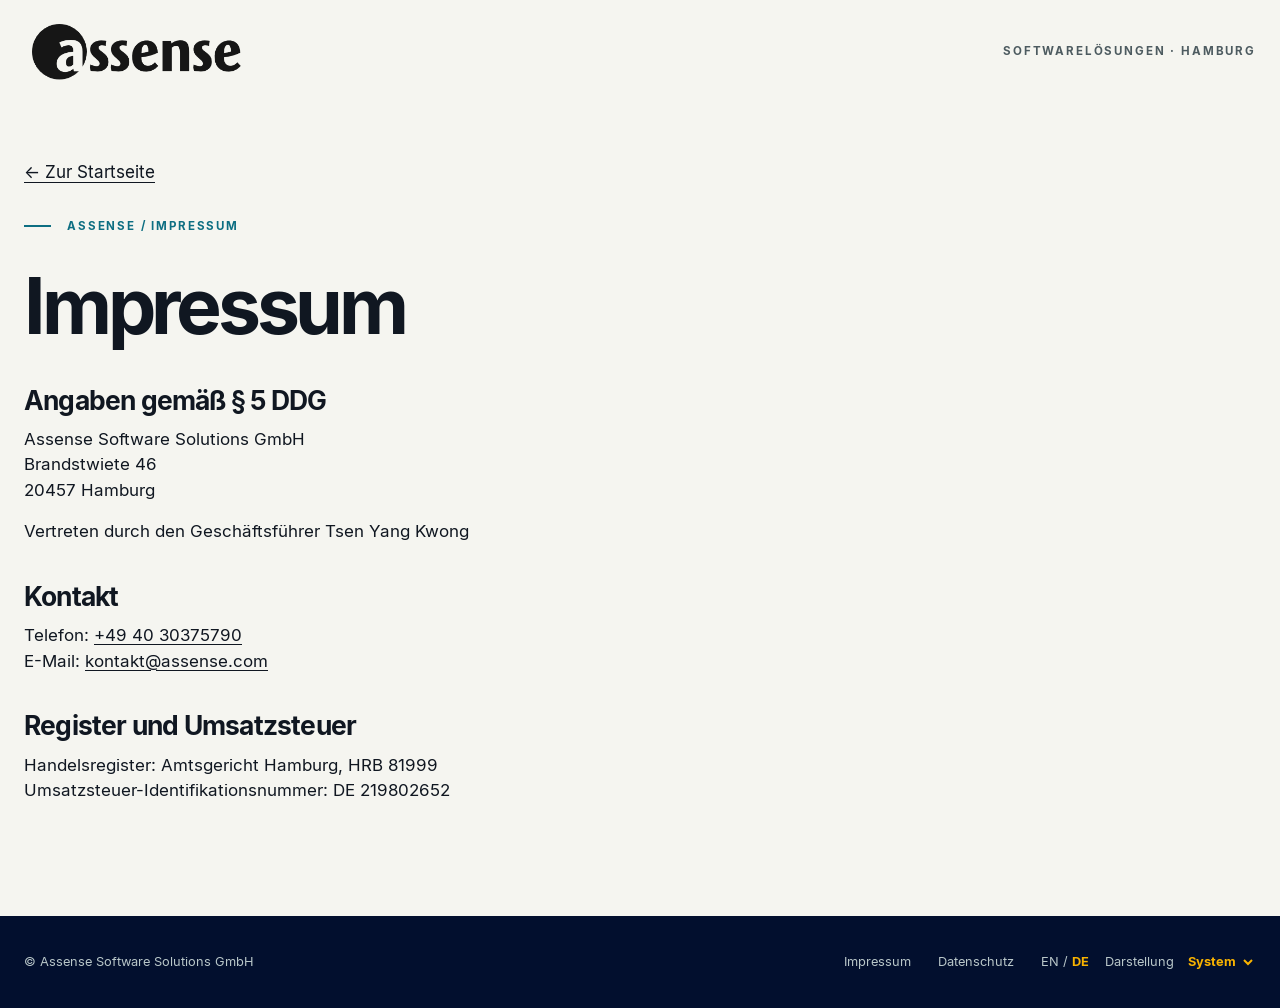
<file: public/de/imprint/index.html>
<!doctype html>
<html lang="de">
  <head>
    <meta charset="utf-8">
    <meta name="viewport" content="width=device-width,initial-scale=1">
    <title>Impressum — Assense</title>
    <script src="../../assets/theme.js"></script>
    <link rel="stylesheet" href="../../assets/site.css">
    <link rel="alternate" hreflang="en" href="https://assense.com/en/imprint/">
    <link rel="alternate" hreflang="de" href="https://assense.com/de/imprint/">
  </head>
  <body>
    <header class="mast">
      <div class="wrap mast-inner">
        <a href="../../de/" aria-label="Assense — Zur Startseite"><img src="../../assense_logo_dark.png" alt="Assense"></a>
        <p class="mast-note">Softwarelösungen · Hamburg</p>
      </div>
    </header>
    <main class="legal">
      <div class="wrap">
        <a class="legal-back" href="../../de/">← Zur Startseite</a>
        <p class="kicker">Assense / Impressum</p>
        <h1>Impressum</h1>
        <div class="legal-body">
          <h2>Angaben gemäß § 5 DDG</h2>
          <p>Assense Software Solutions GmbH<br>Brandstwiete 46<br>20457 Hamburg</p>
          <p>Vertreten durch den Geschäftsführer Tsen Yang Kwong</p>
          <h2>Kontakt</h2>
          <p>Telefon: <a href="tel:+494030375790">+49 40 30375790</a><br>E-Mail: <a href="mailto:kontakt@assense.com">kontakt@assense.com</a></p>
          <h2>Register und Umsatzsteuer</h2>
          <p>Handelsregister: Amtsgericht Hamburg, HRB 81999<br>Umsatzsteuer-Identifikationsnummer: DE 219802652</p>
        </div>
      </div>
    </main>
    <footer class="footer">
      <div class="wrap footer-inner">
        <span>© Assense Software Solutions GmbH</span>
        <div class="footer-links">
          <a href="../imprint/">Impressum</a>
          <a href="../privacy/">Datenschutz</a>
          <div class="footer-preferences">
            <span class="lang"><a href="../../en/imprint/" lang="en">EN</a> / <a href="../../de/imprint/" aria-current="page" lang="de">DE</a></span>
            <label class="theme-picker" hidden>
              Darstellung
              <select name="theme">
                <option value="system">System</option>
                <option value="light">Hell</option>
                <option value="dark">Dunkel</option>
              </select>
            </label>
          </div>
        </div>
      </div>
    </footer>
  </body>
</html>
</file>
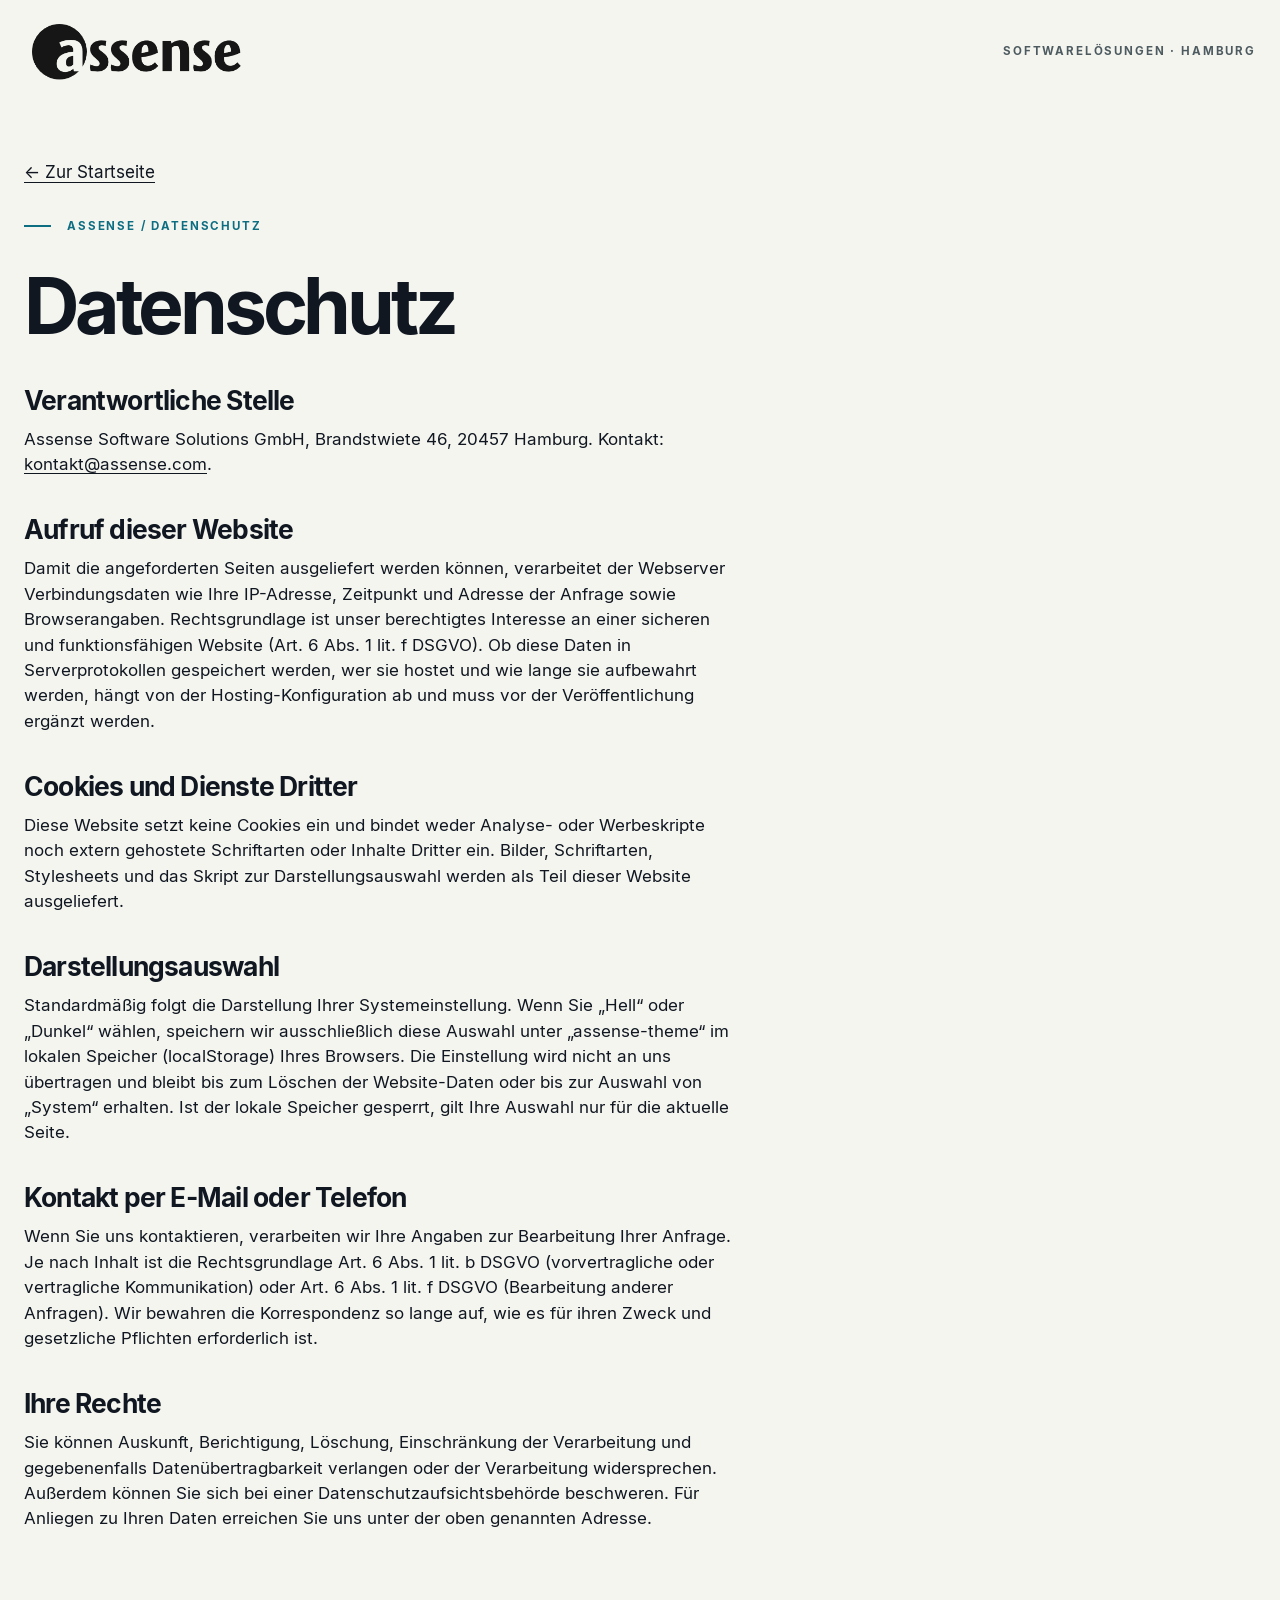
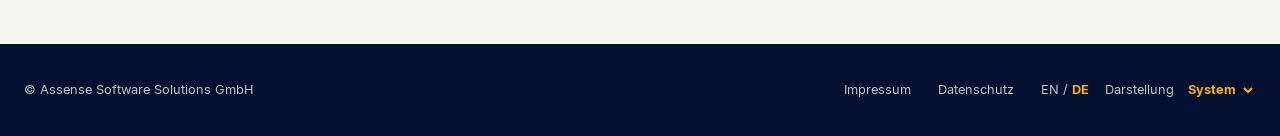
<file: public/de/privacy/index.html>
<!doctype html>
<html lang="de">
  <head>
    <meta charset="utf-8">
    <meta name="viewport" content="width=device-width,initial-scale=1">
    <title>Datenschutz — Assense</title>
    <script src="../../assets/theme.js"></script>
    <link rel="stylesheet" href="../../assets/site.css">
    <link rel="alternate" hreflang="en" href="https://assense.com/en/privacy/">
    <link rel="alternate" hreflang="de" href="https://assense.com/de/privacy/">
  </head>
  <body>
    <header class="mast">
      <div class="wrap mast-inner">
        <a href="../../de/" aria-label="Assense — Zur Startseite"><img src="../../assense_logo_dark.png" alt="Assense"></a>
        <p class="mast-note">Softwarelösungen · Hamburg</p>
      </div>
    </header>
    <main class="legal">
      <div class="wrap">
        <a class="legal-back" href="../../de/">← Zur Startseite</a>
        <p class="kicker">Assense / Datenschutz</p>
        <h1>Datenschutz</h1>
        <div class="legal-body">
          <h2>Verantwortliche Stelle</h2>
          <p>Assense Software Solutions GmbH, Brandstwiete 46, 20457 Hamburg. Kontakt: <a href="mailto:kontakt@assense.com">kontakt@assense.com</a>.</p>
          <h2>Aufruf dieser Website</h2>
          <p>Damit die angeforderten Seiten ausgeliefert werden können, verarbeitet der Webserver Verbindungsdaten wie Ihre IP-Adresse, Zeitpunkt und Adresse der Anfrage sowie Browserangaben. Rechtsgrundlage ist unser berechtigtes Interesse an einer sicheren und funktionsfähigen Website (Art. 6 Abs. 1 lit. f DSGVO). Ob diese Daten in Serverprotokollen gespeichert werden, wer sie hostet und wie lange sie aufbewahrt werden, hängt von der Hosting-Konfiguration ab und muss vor der Veröffentlichung ergänzt werden.</p>
          <h2>Cookies und Dienste Dritter</h2>
          <p>Diese Website setzt keine Cookies ein und bindet weder Analyse- oder Werbeskripte noch extern gehostete Schriftarten oder Inhalte Dritter ein. Bilder, Schriftarten, Stylesheets und das Skript zur Darstellungsauswahl werden als Teil dieser Website ausgeliefert.</p>
          <h2>Darstellungsauswahl</h2>
          <p>Standardmäßig folgt die Darstellung Ihrer Systemeinstellung. Wenn Sie „Hell“ oder „Dunkel“ wählen, speichern wir ausschließlich diese Auswahl unter „assense-theme“ im lokalen Speicher (localStorage) Ihres Browsers. Die Einstellung wird nicht an uns übertragen und bleibt bis zum Löschen der Website-Daten oder bis zur Auswahl von „System“ erhalten. Ist der lokale Speicher gesperrt, gilt Ihre Auswahl nur für die aktuelle Seite.</p>
          <h2>Kontakt per E-Mail oder Telefon</h2>
          <p>Wenn Sie uns kontaktieren, verarbeiten wir Ihre Angaben zur Bearbeitung Ihrer Anfrage. Je nach Inhalt ist die Rechtsgrundlage Art. 6 Abs. 1 lit. b DSGVO (vorvertragliche oder vertragliche Kommunikation) oder Art. 6 Abs. 1 lit. f DSGVO (Bearbeitung anderer Anfragen). Wir bewahren die Korrespondenz so lange auf, wie es für ihren Zweck und gesetzliche Pflichten erforderlich ist.</p>
          <h2>Ihre Rechte</h2>
          <p>Sie können Auskunft, Berichtigung, Löschung, Einschränkung der Verarbeitung und gegebenenfalls Datenübertragbarkeit verlangen oder der Verarbeitung widersprechen. Außerdem können Sie sich bei einer Datenschutzaufsichtsbehörde beschweren. Für Anliegen zu Ihren Daten erreichen Sie uns unter der oben genannten Adresse.</p>
        </div>
      </div>
    </main>
    <footer class="footer">
      <div class="wrap footer-inner">
        <span>© Assense Software Solutions GmbH</span>
        <div class="footer-links">
          <a href="../imprint/">Impressum</a>
          <a href="../privacy/">Datenschutz</a>
          <div class="footer-preferences">
            <span class="lang"><a href="../../en/privacy/" lang="en">EN</a> / <a href="../../de/privacy/" aria-current="page" lang="de">DE</a></span>
            <label class="theme-picker" hidden>
              Darstellung
              <select name="theme">
                <option value="system">System</option>
                <option value="light">Hell</option>
                <option value="dark">Dunkel</option>
              </select>
            </label>
          </div>
        </div>
      </div>
    </footer>
  </body>
</html>
</file>
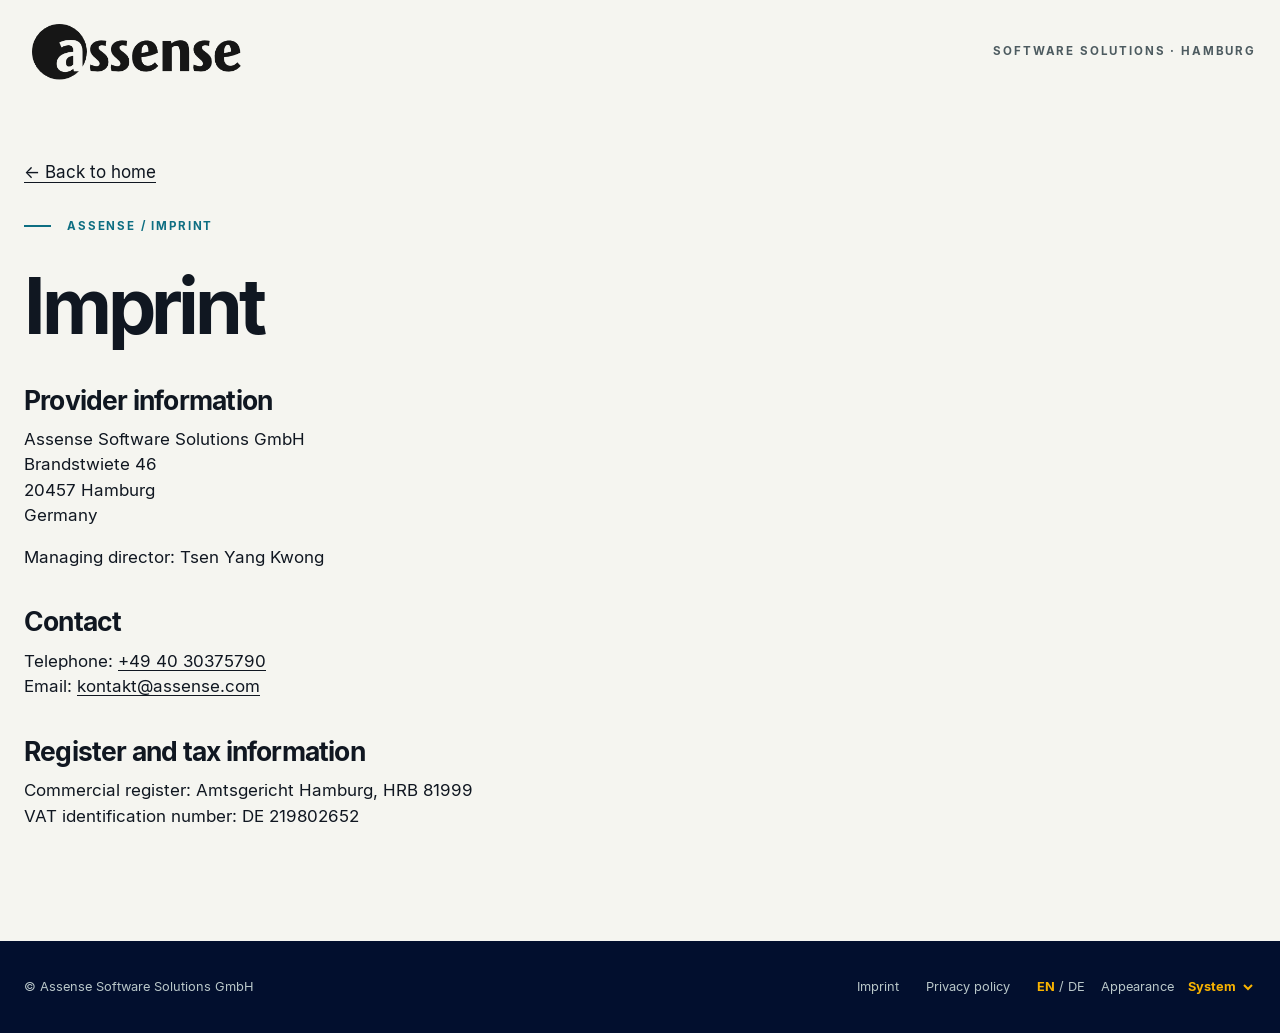
<file: public/en/imprint/index.html>
<!doctype html>
<html lang="en">
  <head>
    <meta charset="utf-8">
    <meta name="viewport" content="width=device-width,initial-scale=1">
    <title>Imprint — Assense</title>
    <script src="../../assets/theme.js"></script>
    <link rel="stylesheet" href="../../assets/site.css">
    <link rel="alternate" hreflang="en" href="https://assense.com/en/imprint/">
    <link rel="alternate" hreflang="de" href="https://assense.com/de/imprint/">
  </head>
  <body>
    <header class="mast">
      <div class="wrap mast-inner">
        <a href="../../en/" aria-label="Assense — Back to home"><img src="../../assense_logo_dark.png" alt="Assense"></a>
        <p class="mast-note">Software solutions · Hamburg</p>
      </div>
    </header>
    <main class="legal">
      <div class="wrap">
        <a class="legal-back" href="../../en/">← Back to home</a>
        <p class="kicker">Assense / Imprint</p>
        <h1>Imprint</h1>
        <div class="legal-body">
          <h2>Provider information</h2>
          <p>Assense Software Solutions GmbH<br>Brandstwiete 46<br>20457 Hamburg<br>Germany</p>
          <p>Managing director: Tsen Yang Kwong</p>
          <h2>Contact</h2>
          <p>Telephone: <a href="tel:+494030375790">+49 40 30375790</a><br>Email: <a href="mailto:kontakt@assense.com">kontakt@assense.com</a></p>
          <h2>Register and tax information</h2>
          <p>Commercial register: Amtsgericht Hamburg, HRB 81999<br>VAT identification number: DE 219802652</p>
        </div>
      </div>
    </main>
    <footer class="footer">
      <div class="wrap footer-inner">
        <span>© Assense Software Solutions GmbH</span>
        <div class="footer-links">
          <a href="../imprint/">Imprint</a>
          <a href="../privacy/">Privacy policy</a>
          <div class="footer-preferences">
            <span class="lang"><a href="../../en/imprint/" aria-current="page" lang="en">EN</a> / <a href="../../de/imprint/" lang="de">DE</a></span>
            <label class="theme-picker" hidden>
              Appearance
              <select name="theme">
                <option value="system">System</option>
                <option value="light">Light</option>
                <option value="dark">Dark</option>
              </select>
            </label>
          </div>
        </div>
      </div>
    </footer>
  </body>
</html>
</file>
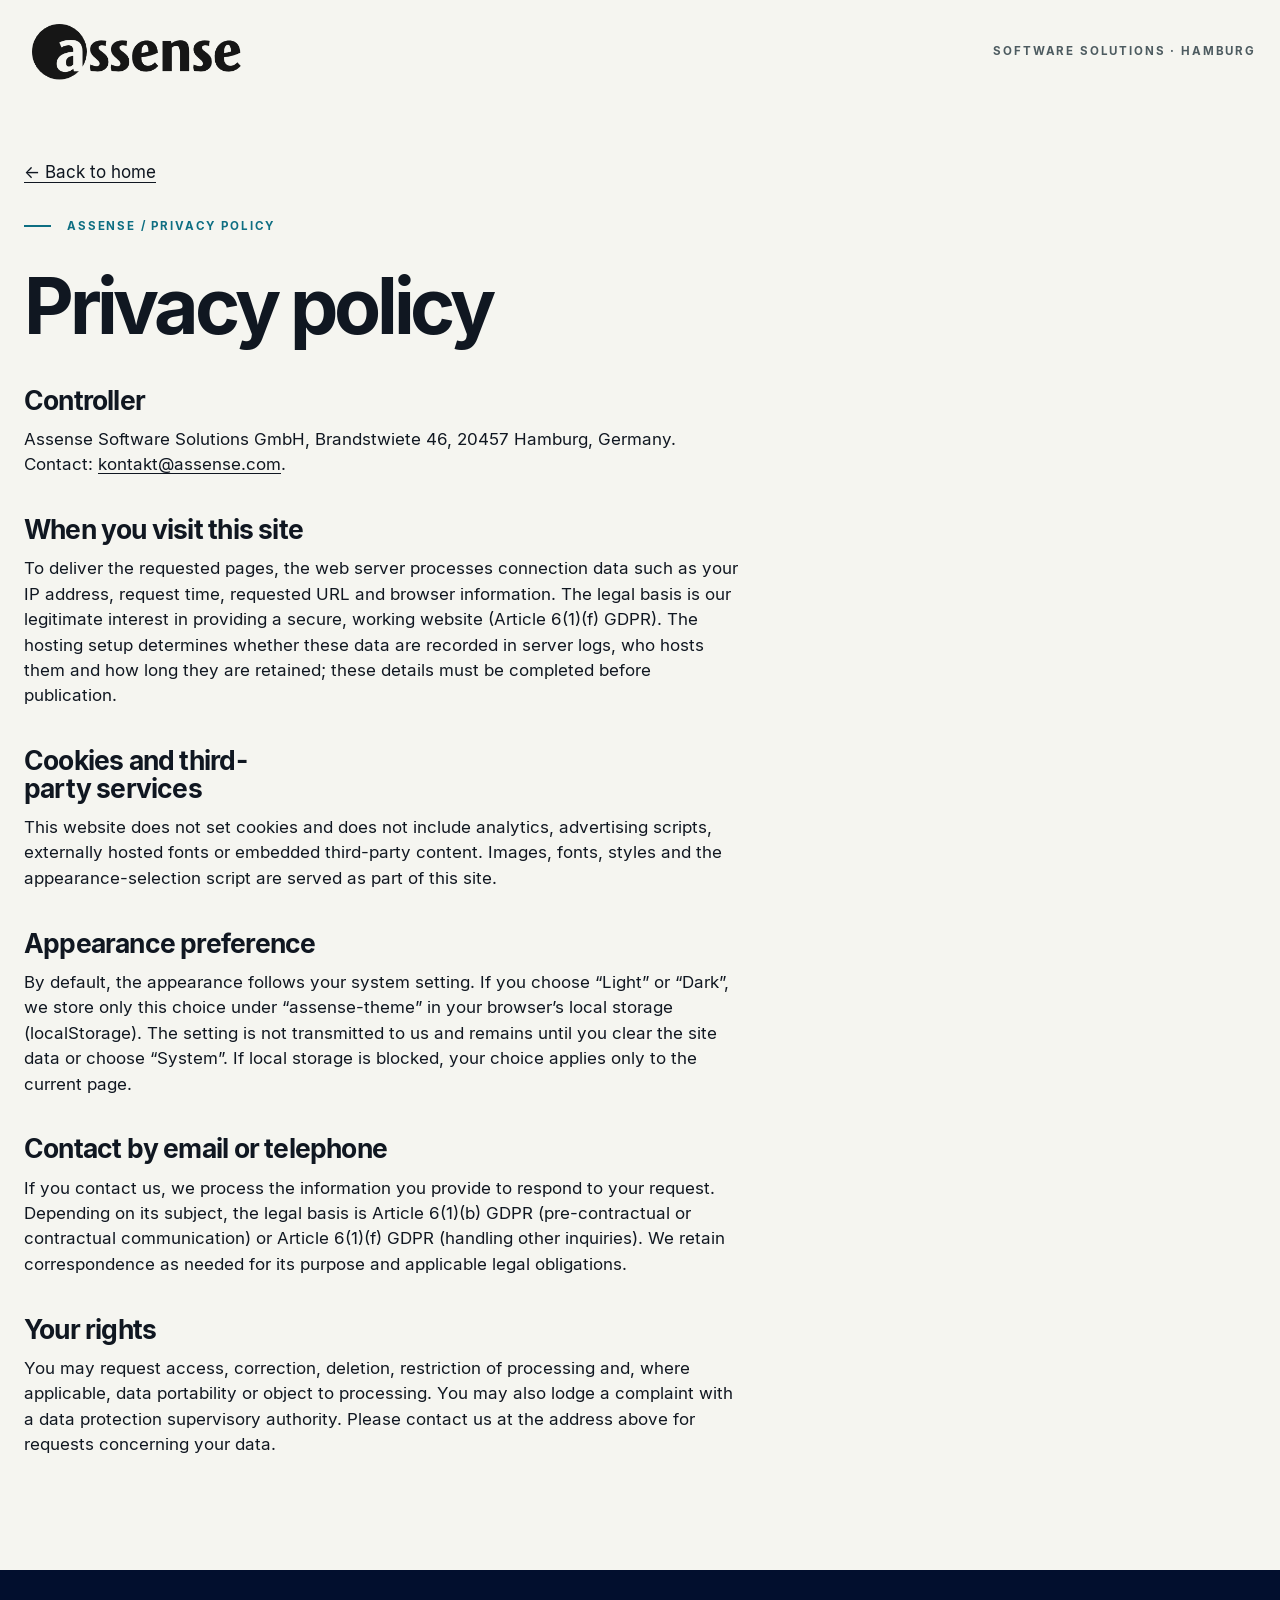
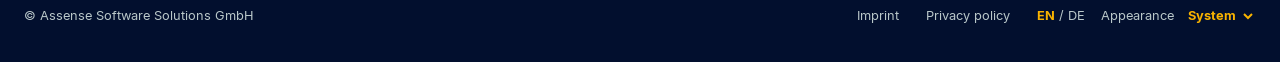
<file: public/en/privacy/index.html>
<!doctype html>
<html lang="en">
  <head>
    <meta charset="utf-8">
    <meta name="viewport" content="width=device-width,initial-scale=1">
    <title>Privacy policy — Assense</title>
    <script src="../../assets/theme.js"></script>
    <link rel="stylesheet" href="../../assets/site.css">
    <link rel="alternate" hreflang="en" href="https://assense.com/en/privacy/">
    <link rel="alternate" hreflang="de" href="https://assense.com/de/privacy/">
  </head>
  <body>
    <header class="mast">
      <div class="wrap mast-inner">
        <a href="../../en/" aria-label="Assense — Back to home"><img src="../../assense_logo_dark.png" alt="Assense"></a>
        <p class="mast-note">Software solutions · Hamburg</p>
      </div>
    </header>
    <main class="legal">
      <div class="wrap">
        <a class="legal-back" href="../../en/">← Back to home</a>
        <p class="kicker">Assense / Privacy policy</p>
        <h1>Privacy policy</h1>
        <div class="legal-body">
          <h2>Controller</h2>
          <p>Assense Software Solutions GmbH, Brandstwiete 46, 20457 Hamburg, Germany. Contact: <a href="mailto:kontakt@assense.com">kontakt@assense.com</a>.</p>
          <h2>When you visit this site</h2>
          <p>To deliver the requested pages, the web server processes connection data such as your IP address, request time, requested URL and browser information. The legal basis is our legitimate interest in providing a secure, working website (Article 6(1)(f) GDPR). The hosting setup determines whether these data are recorded in server logs, who hosts them and how long they are retained; these details must be completed before publication.</p>
          <h2>Cookies and third-party services</h2>
          <p>This website does not set cookies and does not include analytics, advertising scripts, externally hosted fonts or embedded third-party content. Images, fonts, styles and the appearance-selection script are served as part of this site.</p>
          <h2>Appearance preference</h2>
          <p>By default, the appearance follows your system setting. If you choose “Light” or “Dark”, we store only this choice under “assense-theme” in your browser’s local storage (localStorage). The setting is not transmitted to us and remains until you clear the site data or choose “System”. If local storage is blocked, your choice applies only to the current page.</p>
          <h2>Contact by email or telephone</h2>
          <p>If you contact us, we process the information you provide to respond to your request. Depending on its subject, the legal basis is Article 6(1)(b) GDPR (pre-contractual or contractual communication) or Article 6(1)(f) GDPR (handling other inquiries). We retain correspondence as needed for its purpose and applicable legal obligations.</p>
          <h2>Your rights</h2>
          <p>You may request access, correction, deletion, restriction of processing and, where applicable, data portability or object to processing. You may also lodge a complaint with a data protection supervisory authority. Please contact us at the address above for requests concerning your data.</p>
        </div>
      </div>
    </main>
    <footer class="footer">
      <div class="wrap footer-inner">
        <span>© Assense Software Solutions GmbH</span>
        <div class="footer-links">
          <a href="../imprint/">Imprint</a>
          <a href="../privacy/">Privacy policy</a>
          <div class="footer-preferences">
            <span class="lang"><a href="../../en/privacy/" aria-current="page" lang="en">EN</a> / <a href="../../de/privacy/" lang="de">DE</a></span>
            <label class="theme-picker" hidden>
              Appearance
              <select name="theme">
                <option value="system">System</option>
                <option value="light">Light</option>
                <option value="dark">Dark</option>
              </select>
            </label>
          </div>
        </div>
      </div>
    </footer>
  </body>
</html>
</file>
<file: public/assets/site.css>
@import url("assense.css");

* {
  box-sizing: border-box;
}

html {
  scroll-behavior: smooth;
}

body {
  margin: 0;
  background: var(--assense-canvas);
  color: var(--assense-text);
  font-family: var(--assense-font);
  line-height: 1.5;
}

img {
  display: block;
  max-width: 100%;
}

a {
  color: inherit;
}

:focus-visible {
  outline: 3px solid var(--assense-link);
  outline-offset: 4px;
  box-shadow: 0 0 0 7px var(--assense-yellow);
}

h1, h2, h3, p {
  margin: 0;
}

h1, h2, h3 {
  letter-spacing: -.055em;
  line-height: 1.04;
}

.wrap {
  width: min(100% - 3rem, 1350px);
  margin-inline: auto;
}

.mast {
  /* A continuous brand-paper masthead gives the unchanged logo a calm home
     in both schemes, without an isolated light rectangle. */
  background: var(--assense-paper);
  color: var(--assense-ink);
}

.mast-inner {
  height: 104px;
  display: flex;
  align-items: center;
  justify-content: space-between;
}

.mast img {
  width: 225px;
  height: auto;
}

.mast-note, .meta, .kicker, .micro {
  font-size: .72rem;
  letter-spacing: .16em;
  text-transform: uppercase;
  font-weight: 700;
}

.mast-note {
  color: var(--assense-muted);
  text-align: right;
}

.hero {
  background: var(--assense-canvas);
}

.hero-grid {
  display: grid;
  grid-template-columns: 1.03fr .97fr;
  min-height: 590px;
}

.hero-copy {
  padding: 4.7rem 3rem 4.5rem 0;
  display: flex;
  flex-direction: column;
  justify-content: space-between;
}

.kicker {
  color: var(--assense-label);
  display: flex;
  align-items: center;
  gap: 1rem;
}

.kicker:before {
  content: "";
  width: 27px;
  height: 2px;
  background: currentColor;
}

h1 {
  font-size: clamp(4.6rem, 7.5vw, 8rem);
  max-width: 10ch;
  font-weight: 700;
  margin: .6rem 0;
}

h1 em {
  font-style: normal;
  color: var(--assense-link);
}

.hero-bottom {
  display: grid;
  grid-template-columns: 1fr auto;
  align-items: end;
  gap: 2rem;
}

.lede {
  font-size: clamp(1.08rem, 1.55vw, 1.4rem);
  max-width: 30ch;
  line-height: 1.42;
  color: var(--assense-secondary);
}

.arrow-link {
  font-weight: 700;
  text-decoration: none;
  white-space: nowrap;
  display: inline-flex;
  align-items: center;
  gap: 1rem;
  border-bottom: 2px solid currentColor;
  padding-bottom: .35rem;
}

.arrow-link:after {
  content: "↗";
  font-size: 1.4rem;
  font-weight: 400;
}

.hero-art {
  position: relative;
  min-height: 590px;
  overflow: hidden;
  background: #103b79;
}

.hero-art img {
  position: absolute;
  inset: 0;
  width: 100%;
  height: 100%;
  object-fit: cover;
  filter: grayscale(100%) contrast(1.08);
}

.ticker {
  background: #020f2e;
  color: #fff;
  overflow: hidden;
}

.ticker-inner {
  display: flex;
  align-items: center;
  gap: 2rem;
  min-height: 69px;
  white-space: nowrap;
  font-size: .8rem;
  text-transform: uppercase;
  letter-spacing: .15em;
  font-weight: 700;
}

.ticker b {
  color: #f9b300;
  font-size: 1.4rem;
  font-weight: 500;
}

.approach {
  background: var(--assense-quote);
  padding: 5.2rem 0 5.6rem;
  position: relative;
}

.approach-grid {
  display: grid;
  grid-template-columns: 1fr 1fr;
  gap: clamp(2rem, 7vw, 8rem);
}

.approach h2 {
  font-size: clamp(3.2rem, 5.5vw, 6rem);
  max-width: 13ch;
}

.approach .kicker {
  color: var(--assense-link);
  margin-bottom: 2.1rem;
}

.approach-copy {
  align-self: end;
  padding-bottom: .3rem;
}

.approach-copy p:first-child {
  font-size: clamp(1.35rem, 2.1vw, 1.9rem);
  line-height: 1.35;
  max-width: 31ch;
  font-weight: 500;
}

.approach-rule {
  height: 2px;
  background: var(--assense-link);
  margin: 2.2rem 0 1rem;
}

.approach-copy .micro {
  color: var(--assense-link);
}

.services {
  background: var(--assense-canvas);
  padding: 5rem 0 3.5rem;
}

.services-heading {
  display: grid;
  grid-template-columns: 1fr 1fr;
  gap: 3rem;
  align-items: end;
  margin-bottom: 2.7rem;
}

.services h2 {
  font-size: clamp(3.2rem, 5vw, 5.5rem);
  max-width: 15ch;
}

.services .kicker {
  margin-bottom: 1.5rem;
}

.services-heading p:last-child {
  max-width: 40ch;
  color: var(--assense-secondary);
  font-size: 1.12rem;
  justify-self: end;
}

.service-row {
  display: grid;
  grid-template-columns: .82fr 1.18fr;
  min-height: 360px;
  border-top: 2px solid var(--assense-rule);
}

.service-row:last-child {
  border-bottom: 2px solid var(--assense-rule);
}

.service-row.reverse {
  grid-template-columns: 1.18fr .82fr;
}

.service-copy {
  display: flex;
  flex-direction: column;
  padding: 1.8rem clamp(1.5rem, 4vw, 4rem) 2rem 0;
}

.service-row.reverse .service-copy {
  padding-left: clamp(1.5rem, 4vw, 4rem);
  padding-right: 0;
}

.service-no {
  color: var(--assense-label);
  font-size: .8rem;
  letter-spacing: .13em;
  font-weight: 700;
}

.service-copy h3 {
  font-size: clamp(2.8rem, 4.4vw, 4.9rem);
  margin: auto 0 1.3rem;
}

.service-copy p:last-child {
  font-size: 1.05rem;
  line-height: 1.5;
  color: var(--assense-secondary);
  max-width: 51ch;
}

.service-visual {
  position: relative;
  overflow: hidden;
  min-height: 360px;
  background: #103b79;
}

.service-visual img {
  width: 100%;
  height: 100%;
  position: absolute;
  object-fit: cover;
  filter: grayscale(100%);
}

.contact {
  background: #103b79;
  color: #fff;
  padding: 5rem 0 0;
  overflow: hidden;
}

.contact-grid {
  display: grid;
  grid-template-columns: 1.15fr .85fr;
  gap: 3rem;
  align-items: end;
}

.contact .kicker {
  color: #f9b300;
  margin-bottom: 1.8rem;
}

.contact h2 {
  font-size: clamp(3.7rem, 6vw, 7rem);
  max-width: 12ch;
}

.contact-content {
  padding-bottom: .7rem;
}

.contact-content p {
  color: #d4e1e4;
  font-size: 1.2rem;
  max-width: 30ch;
  margin-bottom: 2.2rem;
}

.contact-content a {
  display: block;
  width: fit-content;
  color: #fff;
  font-size: clamp(1.1rem, 1.8vw, 1.7rem);
  text-underline-offset: .28em;
  margin: .8rem 0;
}

.contact-content a:hover {
  color: #f9b300;
}

.contact-bottom {
  margin-top: 4rem;
  display: flex;
  align-items: end;
  justify-content: space-between;
  border-top: 1px solid #77bfbb;
  padding: 1.5rem 0;
}

.contact-bottom img {
  width: 67px;
  height: 67px;
  background: #f9b300;
  padding: 10px;
}

.contact-bottom .micro {
  color: #afd3d1;
}

.footer {
  background: #020f2e;
  color: #b9c7c9;
  padding: 1.5rem 0;
  font-size: .8rem;
}

.footer-inner {
  display: flex;
  justify-content: space-between;
  gap: 1rem;
  flex-wrap: wrap;
}

.footer-links {
  display: flex;
  gap: 1.7rem;
}

.footer a {
  text-decoration: none;
}

.footer .lang a {
  color: #b9c7c9;
}

.footer .lang a[aria-current] {
  color: #f9b300;
}

@media (max-width: 900px) {
  .hero-grid {
    grid-template-columns: 1fr 1fr;
  }
  .hero-copy {
    padding-right: 1.5rem;
  }
  h1 {
    font-size: clamp(3.6rem, 8vw, 6rem);
  }
  .hero-bottom {
    display: block;
  }
  .arrow-link {
    margin-top: 1.8rem;
  }
  .service-row, .service-row.reverse {
    grid-template-columns: 1fr 1fr;
  }
}

@media (max-width: 700px) {
  .wrap {
    width: min(100% - 2rem, 1350px);
  }
  .mast-inner {
    height: 76px;
  }
  .mast img {
    width: 160px;
  }
  .mast-note {
    font-size: .58rem;
  }
  .hero-grid, .approach-grid, .services-heading, .service-row, .service-row.reverse, .contact-grid {
    grid-template-columns: 1fr;
  }
  .hero-copy {
    min-height: 500px;
    padding: 3rem 0;
  }
  .hero-art {
    min-height: 360px;
  }
  .ticker-inner {
    min-height: 56px;
    font-size: .67rem;
    gap: 1rem;
  }
  .approach {
    padding: 4rem 0;
  }
  .approach-copy {
    margin-top: 1rem;
  }
  .services {
    padding: 4rem 0 2rem;
  }
  .services-heading p:last-child {
    justify-self: start;
  }
  .service-row {
    display: flex;
    flex-direction: column;
  }
  .service-row.reverse {
    flex-direction: column-reverse;
  }
  .service-copy, .service-row.reverse .service-copy {
    min-height: 310px;
    padding: 1.5rem 0 2rem;
  }
  .service-visual {
    min-height: 280px;
  }
  .contact {
    padding-top: 4rem;
  }
  .contact-content {
    margin-top: 2rem;
  }
  .contact-bottom {
    margin-top: 3rem;
  }
}

@media (prefers-reduced-motion: reduce) {
  html {
    scroll-behavior: auto;
  }
}

.legal {
  background: var(--assense-canvas);
  min-height: 65vh;
  padding: 3.5rem 0 6rem;
}

.legal .kicker {
  margin-bottom: 2rem;
}

.legal h1 {
  font-size: clamp(3.3rem, 6vw, 6rem);
  max-width: none;
  margin: 0 0 2.5rem;
}

.legal-body {
  max-width: 74ch;
  font-size: 1.06rem;
}

.legal-body h2 {
  font-size: 1.65rem;
  letter-spacing: -.03em;
  margin: 2.4rem 0 .8rem;
}

.legal-body p, .legal-body ul {
  margin: 0 0 1rem;
}

.legal-body a {
  text-underline-offset: .2em;
}

.legal-back {
  display: inline-block;
  margin-bottom: 2rem;
  text-underline-offset: .25em;
}

.legal-note {
  background: var(--assense-surface);
  padding: 1rem 1.25rem;
  border-left: 4px solid var(--assense-label);
}

/* Longer editorial copy on the home pages. */
.home .hero-grid > *, .home .approach-grid > *, .home .service-row > * {
  min-width: 0;
}
.home h1 {
  font-size: clamp(2.5rem, 4.3vw, 4.5rem);
  max-width: 18ch;
  margin: 1.5rem 0 2rem;
}
.home .hero-bottom {
  display: block;
}
.home .lede {
  max-width: 48ch;
}
.home .arrow-link {
  margin-top: 1.5rem;
}
.home .approach h2, .home .autonomy h2 {
  font-size: clamp(2.2rem, 3.5vw, 3.8rem);
  max-width: 22ch;
}
.home .approach-copy > p:not(.micro), .home .autonomy-copy p {
  font-size: 1.15rem;
  line-height: 1.55;
  max-width: 54ch;
  font-weight: 400;
}
.home .approach-copy p + p, .home .autonomy-copy p + p,
.home .service-copy p + p {
  margin-top: 1rem;
}
.home .service-row, .home .service-row.reverse {
  grid-template-columns: 1fr 1fr;
}
.home .service-copy h2 {
  font-size: clamp(2.1rem, 3.2vw, 3.5rem);
  max-width: 22ch;
  margin: 1.5rem 0;
}
.home .service-copy > p:not(.service-no) {
  font-size: 1.05rem;
  line-height: 1.55;
  color: var(--assense-secondary);
  max-width: 54ch;
}
.home .autonomy {
  padding: 4rem 0;
  background: var(--assense-surface);
}
.home .autonomy .kicker {
  margin-bottom: 1.5rem;
}
@media (max-width: 700px) {
  .home .service-row, .home .service-row.reverse {
    grid-template-columns: 1fr;
  }
  .home .hero-copy {
    min-height: auto;
  }
}

/* The shared base supplies brand tokens, fonts and automatic dark mode.
   These composition rules retain the website's full-width editorial sections. */
body > .mast {
  display: block;
  min-block-size: 0;
  padding: 0;
  border: 0;
}
body > main, body > .footer {
  padding-inline: 0;
}
main.home {
  padding-block: 0;
}
.home > section {
  border-block-start: 0;
}
.home > .hero {
  padding-block: 0;
}
.mast-inner {
  min-height: 104px;
  height: auto;
  padding-block: 1rem;
  flex-wrap: wrap;
  gap: 1rem 2rem;
}
.mast img {
  /* Original artwork stays on paper, including in dark mode. */
  background: var(--assense-paper);
}
/* Keep language and appearance together as quiet footer preferences.
   The native labelled select retains keyboard/touch behavior and focus states. */
.footer-inner, .footer-links {
  align-items: center;
}
.footer-links {
  flex-wrap: wrap;
}
.footer-preferences {
  display: flex;
  align-items: center;
  flex-wrap: wrap;
  gap: .5rem 1rem;
}
.footer .theme-picker {
  display: flex;
  align-items: center;
  gap: .35rem;
  margin: 0;
  font: inherit;
  white-space: nowrap;
}
.footer .theme-picker select {
  inline-size: auto;
  min-block-size: 2.75rem;
  padding: .25rem;
  border: 0;
  border-radius: 0;
  background: var(--assense-navy);
  color: var(--assense-yellow);
  color-scheme: dark;
  font: inherit;
  font-weight: 700;
  cursor: pointer;
}
.footer .theme-picker select:hover {
  text-decoration: underline;
  text-underline-offset: .25em;
}
@media (forced-colors: active) {
  .footer .theme-picker select {
    border: 1px solid ButtonText;
  }
}
@media (max-width: 700px) {
  .mast-inner {
    min-height: 76px;
    gap: .75rem 1rem;
  }
}

/* Explicit choices override the automatic roles only on screen. */
@media screen {
  :root[data-theme="light"] {
    color-scheme: light;
    --assense-canvas: var(--assense-paper);
    --assense-text: var(--assense-ink);
    --assense-link: var(--assense-blue);
    --assense-label: var(--assense-accent);
    --assense-secondary: var(--assense-muted);
    --assense-surface: var(--assense-wash);
    --assense-quote: var(--assense-teal);
    --assense-field: #fff;
    --assense-rule: var(--assense-ink);
    --assense-control-border: var(--assense-border);
    --assense-action: var(--assense-blue);
    --assense-action-text: #fff;
    --assense-action-hover: var(--assense-navy);
  }
  :root[data-theme="dark"] {
    color-scheme: dark;
    --assense-canvas: var(--assense-ink);
    --assense-text: var(--assense-paper);
    --assense-link: #a2c8ff;
    --assense-label: var(--assense-teal);
    --assense-secondary: #b9c7c9;
    --assense-surface: #1b2c38;
    --assense-quote: #153f4c;
    --assense-field: #162330;
    --assense-rule: #82999d;
    --assense-control-border: #82999d;
    --assense-action: var(--assense-teal);
    --assense-action-text: var(--assense-ink);
    --assense-action-hover: #a2d9d5;
  }
}

@media (forced-colors: active) {
  :focus-visible { outline-color: Highlight; box-shadow: none; }
}
@media print {
  .footer .theme-picker { display: none; }
  body { background: white; color: black; }
}
</file>
